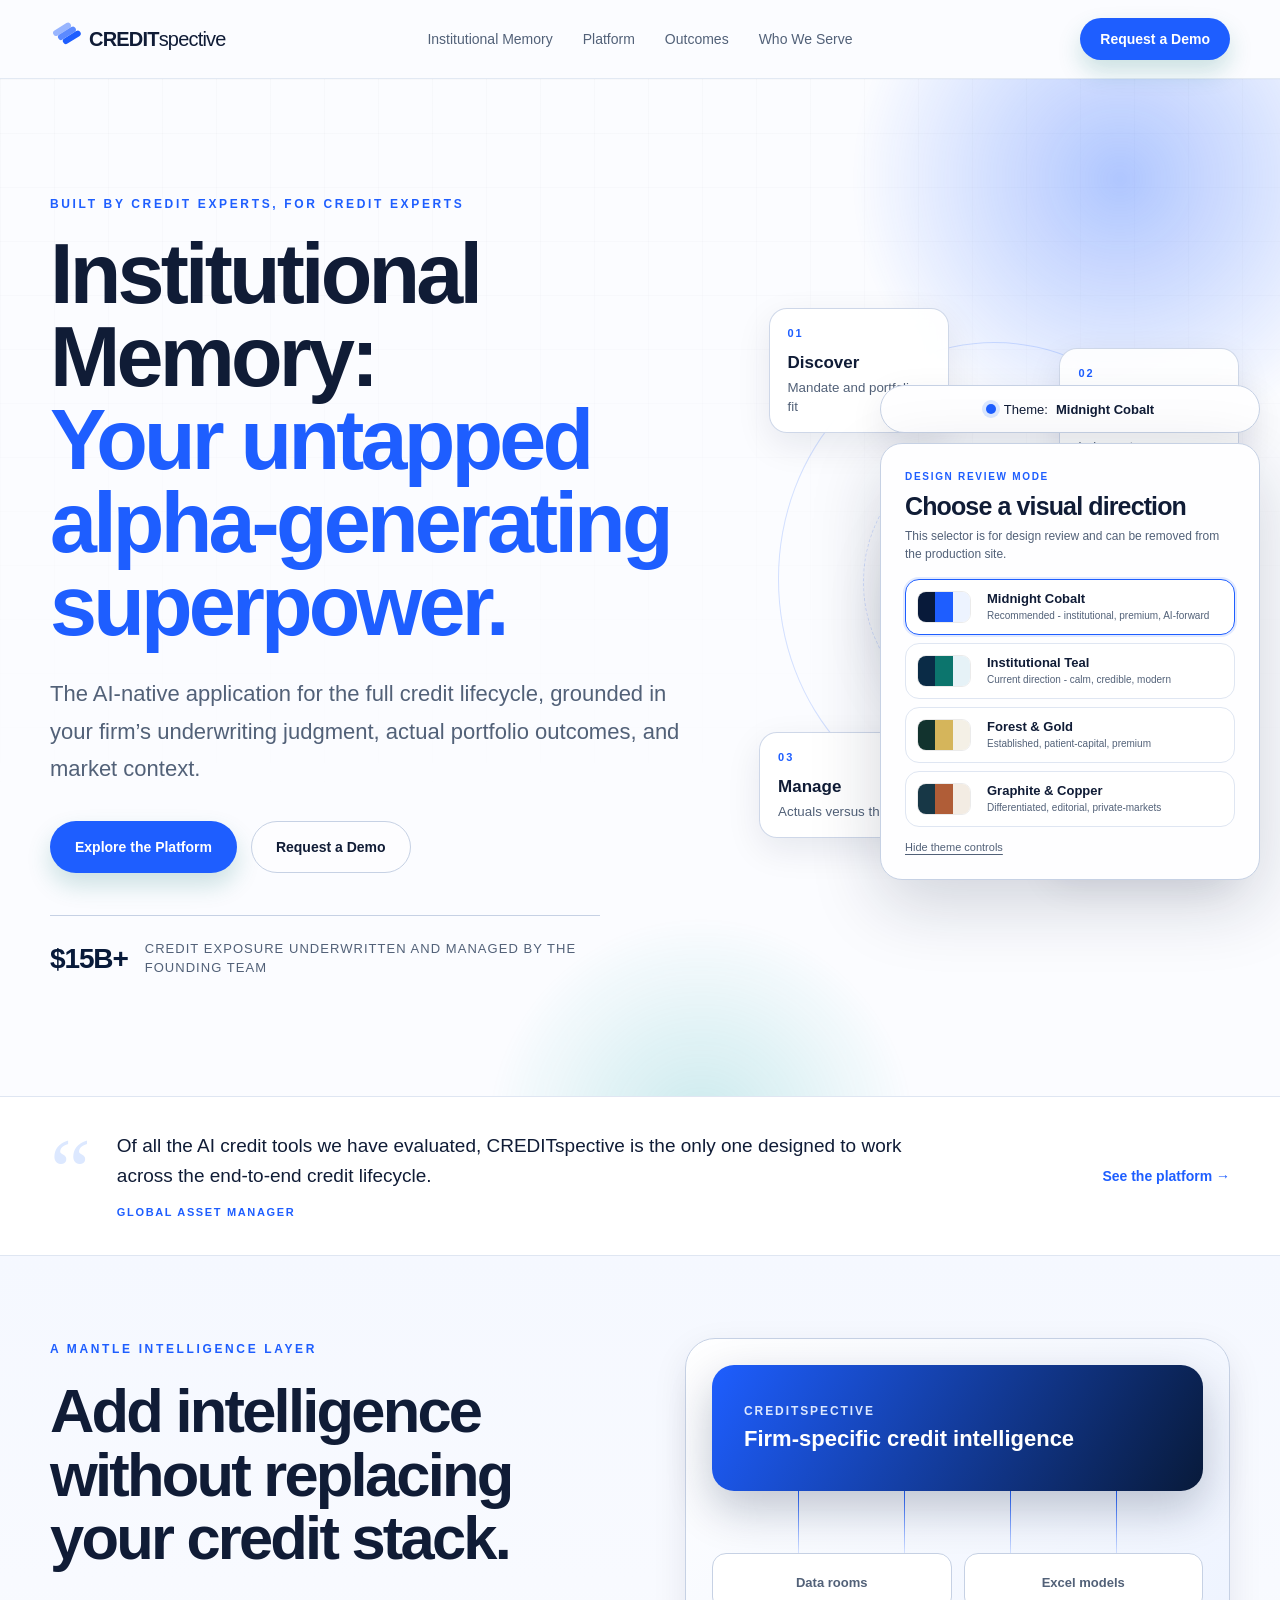
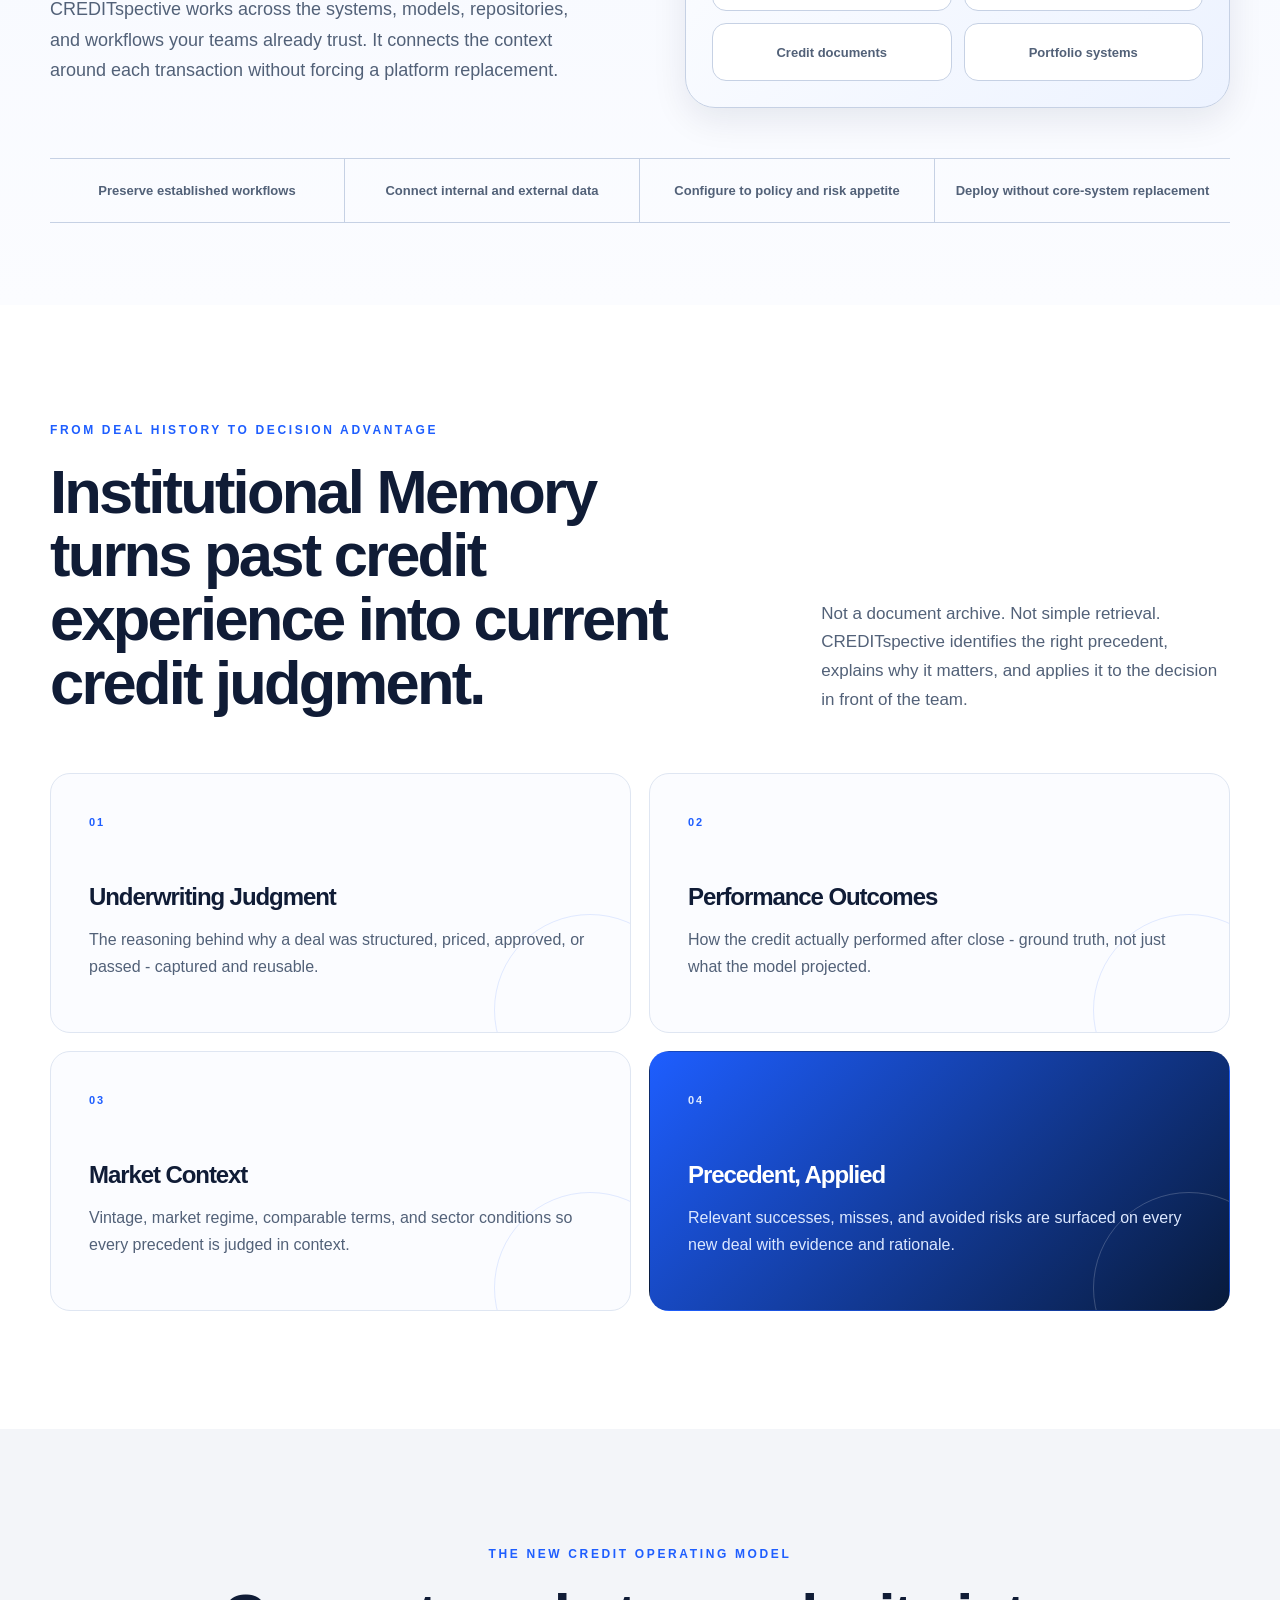
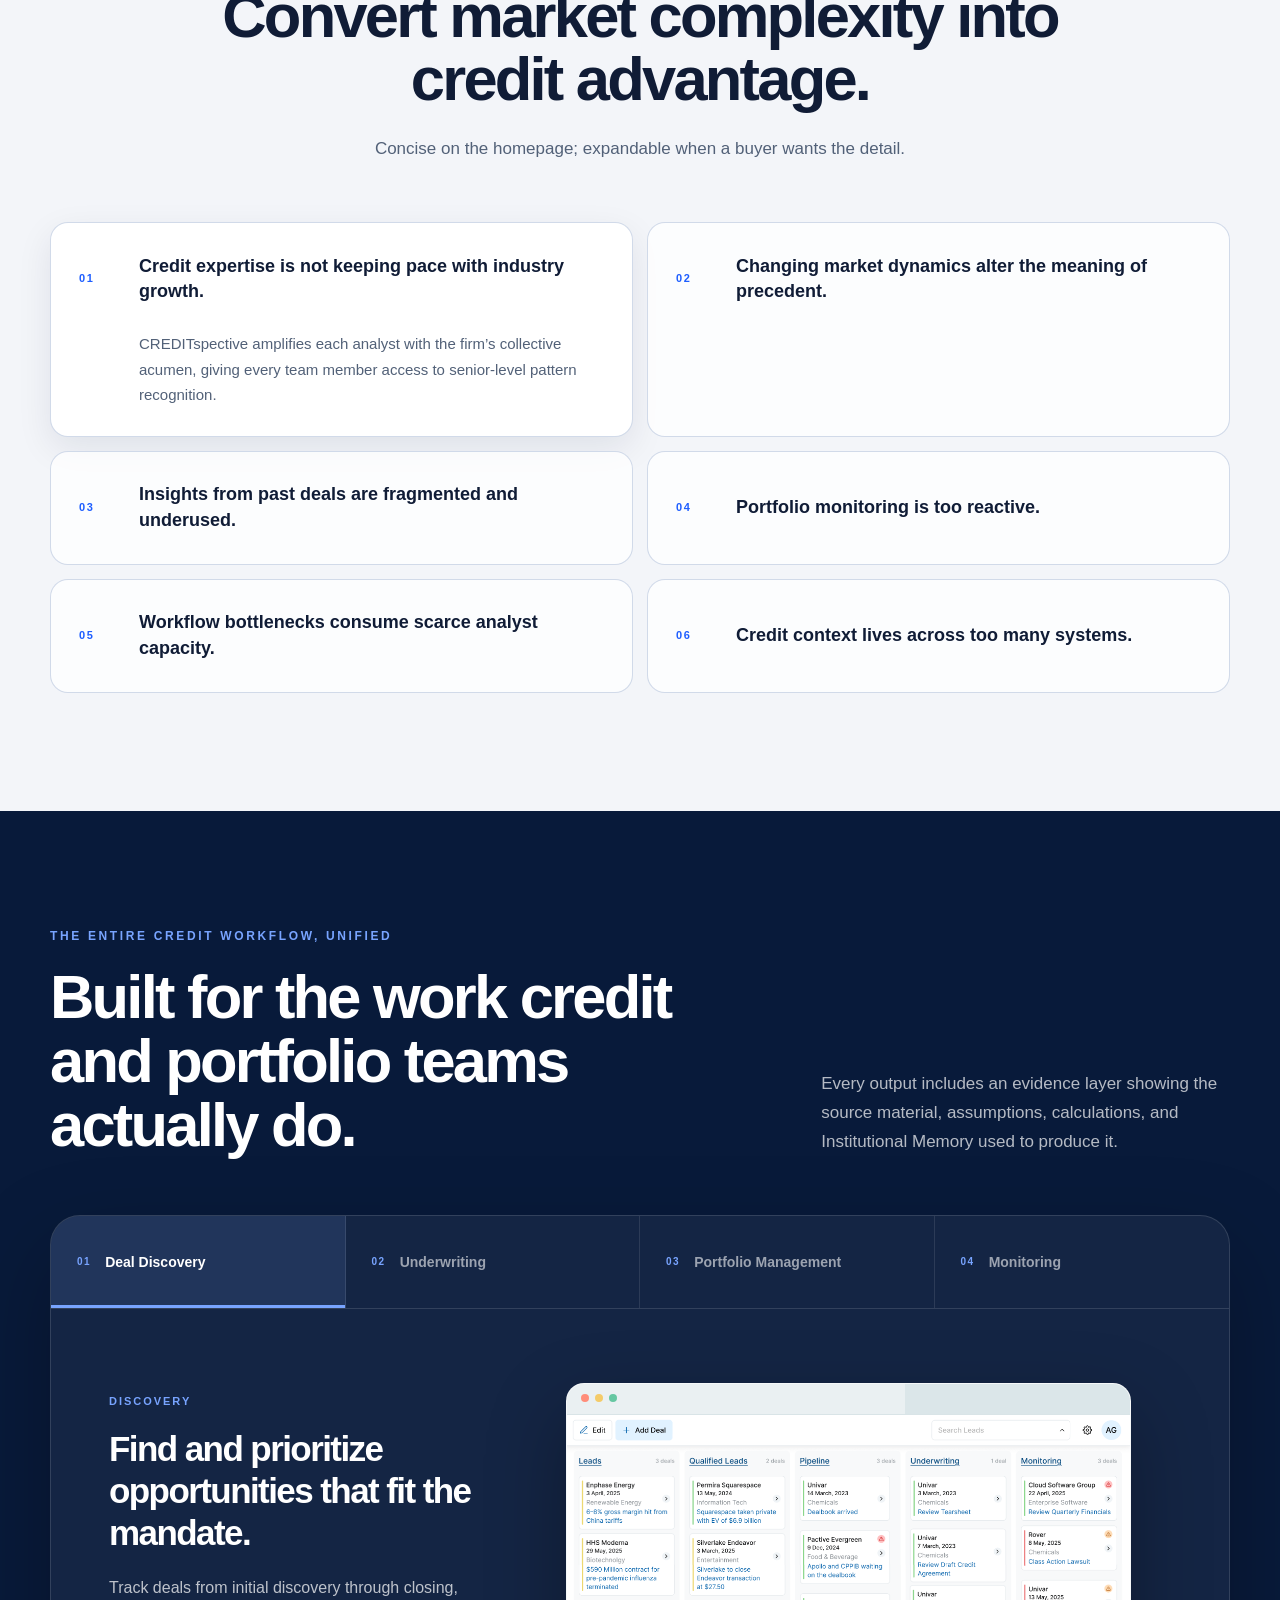
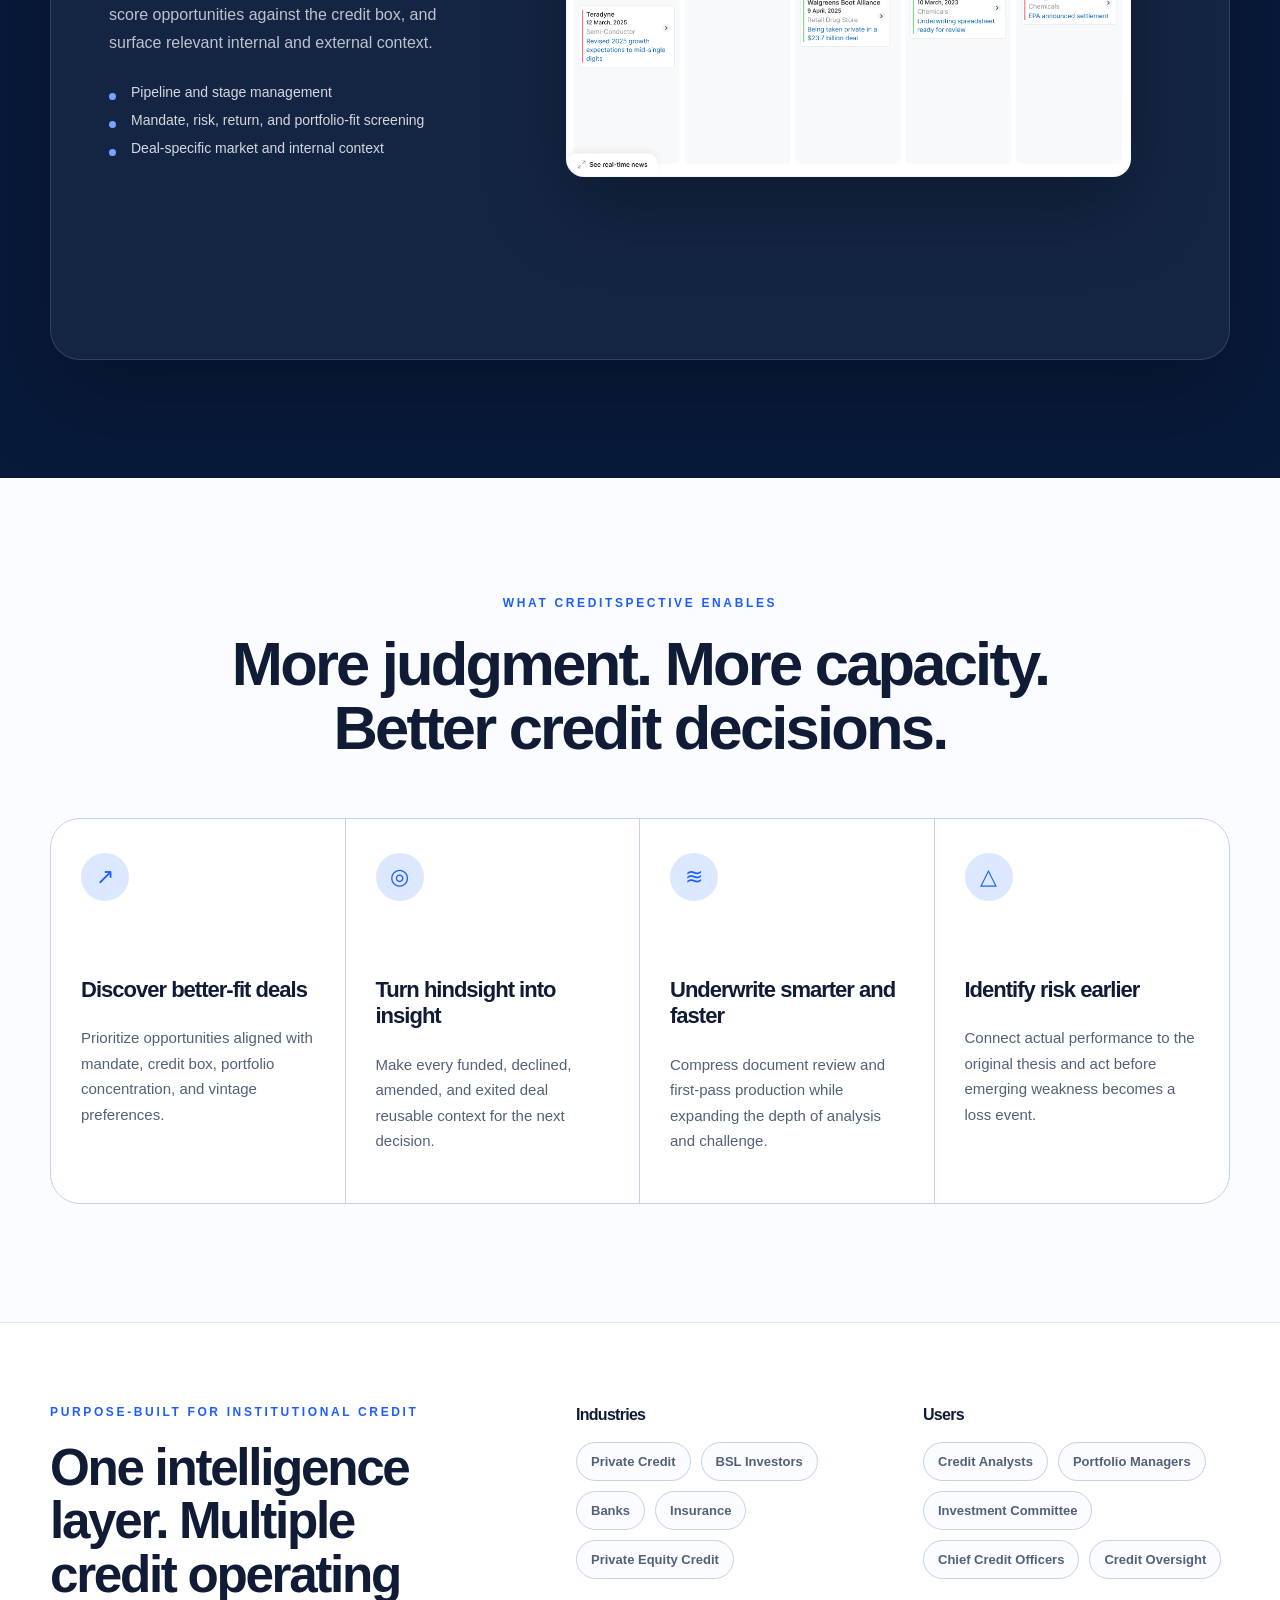
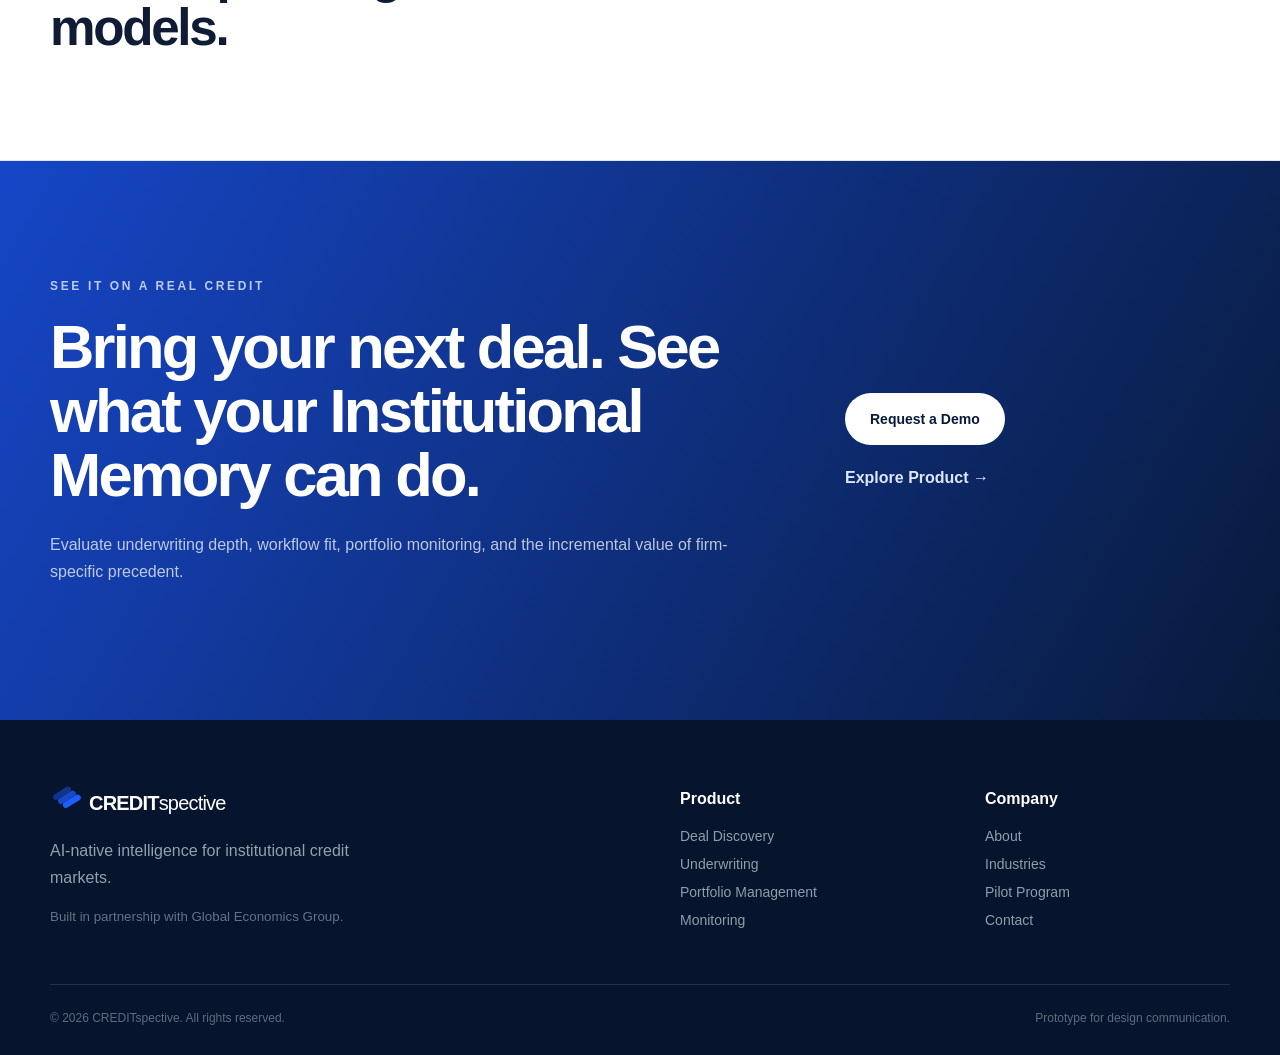
<file: template/creditspective_theme_selector/index.html>
<!doctype html>
<html lang="en" data-theme="cobalt">
<head>
  <meta charset="utf-8" />
  <meta name="viewport" content="width=device-width, initial-scale=1" />
  <meta name="description" content="CREDITspective is the AI-native intelligence layer for the full credit lifecycle, grounded in Institutional Memory." />
  <title>CREDITspective | Institutional Memory for the Full Credit Lifecycle</title>
  <script>try{document.documentElement.dataset.theme=localStorage.getItem("cs-theme")||"cobalt"}catch(e){}</script>
  <link rel="stylesheet" href="styles.css" />
</head>
<body>

  <aside class="theme-lab is-open" aria-label="Color theme preview">
    <button class="theme-lab-toggle" type="button" aria-expanded="true">
      <span class="theme-toggle-dot" aria-hidden="true"></span>
      Theme: <strong data-theme-name>Midnight Cobalt</strong>
    </button>
    <div class="theme-lab-panel">
      <p class="theme-lab-kicker">Design review mode</p>
      <h2>Choose a visual direction</h2>
      <p class="theme-lab-copy">This selector is for design review and can be removed from the production site.</p>
      <div class="theme-options" role="radiogroup" aria-label="Website color themes">
        <button class="theme-option" type="button" data-set-theme="cobalt" aria-pressed="true">
          <span class="theme-swatches" aria-hidden="true"><i></i><i></i><i></i></span>
          <span><b>Midnight Cobalt</b><small>Recommended - institutional, premium, AI-forward</small></span>
        </button>
        <button class="theme-option" type="button" data-set-theme="teal" aria-pressed="false">
          <span class="theme-swatches" aria-hidden="true"><i></i><i></i><i></i></span>
          <span><b>Institutional Teal</b><small>Current direction - calm, credible, modern</small></span>
        </button>
        <button class="theme-option" type="button" data-set-theme="forest" aria-pressed="false">
          <span class="theme-swatches" aria-hidden="true"><i></i><i></i><i></i></span>
          <span><b>Forest &amp; Gold</b><small>Established, patient-capital, premium</small></span>
        </button>
        <button class="theme-option" type="button" data-set-theme="copper" aria-pressed="false">
          <span class="theme-swatches" aria-hidden="true"><i></i><i></i><i></i></span>
          <span><b>Graphite &amp; Copper</b><small>Differentiated, editorial, private-markets</small></span>
        </button>
      </div>
      <button class="theme-lab-close" type="button">Hide theme controls</button>
    </div>
  </aside>
  <!-- DESIGNER NOTE: This is a narrative prototype, not production code. The structure, hierarchy, copy, and visual direction are intentional; links and testimonials remain placeholders. -->

  <header class="site-header">
    <div class="container header-inner">
      <a class="brand" href="#top" aria-label="CREDITspective home">
        <span class="brand-mark" aria-hidden="true">
          <span></span><span></span><span></span>
        </span>
        <span class="brand-word">CREDIT<span>spective</span></span>
      </a>

      <nav class="primary-nav" aria-label="Primary navigation">
        <a href="#memory">Institutional Memory</a>
        <a href="#platform">Platform</a>
        <a href="#outcomes">Outcomes</a>
        <a href="#who-we-serve">Who We Serve</a>
      </nav>

      <a class="button button-small button-primary" href="#demo">Request a Demo</a>
    </div>
  </header>

  <main id="top">
    <section class="hero section-pad">
      <div class="hero-glow hero-glow-one" aria-hidden="true"></div>
      <div class="hero-glow hero-glow-two" aria-hidden="true"></div>
      <div class="container hero-grid">
        <div class="hero-copy">
          <p class="eyebrow">Built by credit experts, for credit experts</p>
          <h1>Institutional Memory:<br /><span>Your untapped alpha-generating superpower.</span></h1>
          <p class="hero-lede">The AI-native application for the full credit lifecycle, grounded in your firm’s underwriting judgment, actual portfolio outcomes, and market context.</p>
          <div class="hero-actions">
            <a class="button button-primary" href="#platform">Explore the Platform</a>
            <a class="button button-secondary" href="#demo">Request a Demo</a>
          </div>
          <div class="hero-proof" aria-label="Founding team experience">
            <span class="proof-number">$15B+</span>
            <span class="proof-copy">credit exposure underwritten and managed by the founding team</span>
          </div>
        </div>

        <div class="hero-visual" aria-label="CREDITspective lifecycle visualization">
          <div class="orbit orbit-large"></div>
          <div class="orbit orbit-small"></div>
          <div class="lifecycle-card lifecycle-card-1">
            <span class="step-number">01</span>
            <strong>Discover</strong>
            <small>Mandate and portfolio fit</small>
          </div>
          <div class="lifecycle-card lifecycle-card-2">
            <span class="step-number">02</span>
            <strong>Underwrite</strong>
            <small>Evidence-backed judgment</small>
          </div>
          <div class="lifecycle-card lifecycle-card-3">
            <span class="step-number">03</span>
            <strong>Manage</strong>
            <small>Actuals versus thesis</small>
          </div>
          <div class="lifecycle-card lifecycle-card-4">
            <span class="step-number">04</span>
            <strong>Monitor</strong>
            <small>Early warning and action</small>
          </div>
          <div class="memory-core">
            <span class="core-ring"></span>
            <strong>Institutional<br />Memory</strong>
          </div>
        </div>
      </div>
    </section>

    <section class="proof-strip" aria-label="Customer proof">
      <div class="container proof-strip-grid">
        <p class="quote-mark" aria-hidden="true">“</p>
        <blockquote>
          Of all the AI credit tools we have evaluated, CREDITspective is the only one designed to work across the end-to-end credit lifecycle.
          <cite>Global Asset Manager</cite>
        </blockquote>
        <a href="#platform">See the platform <span aria-hidden="true">→</span></a>
      </div>
    </section>

    <section class="mantle section-pad-sm">
      <div class="container mantle-grid">
        <div>
          <p class="eyebrow">A mantle intelligence layer</p>
          <h2>Add intelligence without replacing your credit stack.</h2>
          <p class="section-intro">CREDITspective works across the systems, models, repositories, and workflows your teams already trust. It connects the context around each transaction without forcing a platform replacement.</p>
        </div>
        <div class="mantle-stack" aria-label="Existing systems connected by CREDITspective">
          <div class="stack-layer stack-top"><span>CREDITspective</span><strong>Firm-specific credit intelligence</strong></div>
          <div class="stack-connector" aria-hidden="true"><i></i><i></i><i></i><i></i></div>
          <div class="stack-systems">
            <span>Data rooms</span>
            <span>Excel models</span>
            <span>Credit documents</span>
            <span>Portfolio systems</span>
          </div>
        </div>
      </div>
      <div class="container capability-ticker" aria-label="Integration benefits">
        <span>Preserve established workflows</span>
        <span>Connect internal and external data</span>
        <span>Configure to policy and risk appetite</span>
        <span>Deploy without core-system replacement</span>
      </div>
    </section>

    <section id="memory" class="memory section-pad">
      <div class="container">
        <div class="section-heading split-heading">
          <div>
            <p class="eyebrow">From deal history to decision advantage</p>
            <h2>Institutional Memory turns past credit experience into current credit judgment.</h2>
          </div>
          <p>Not a document archive. Not simple retrieval. CREDITspective identifies the right precedent, explains why it matters, and applies it to the decision in front of the team.</p>
        </div>

        <div class="memory-grid">
          <article class="memory-card">
            <span class="card-index">01</span>
            <h3>Underwriting Judgment</h3>
            <p>The reasoning behind why a deal was structured, priced, approved, or passed - captured and reusable.</p>
          </article>
          <article class="memory-card">
            <span class="card-index">02</span>
            <h3>Performance Outcomes</h3>
            <p>How the credit actually performed after close - ground truth, not just what the model projected.</p>
          </article>
          <article class="memory-card">
            <span class="card-index">03</span>
            <h3>Market Context</h3>
            <p>Vintage, market regime, comparable terms, and sector conditions so every precedent is judged in context.</p>
          </article>
          <article class="memory-card memory-card-accent">
            <span class="card-index">04</span>
            <h3>Precedent, Applied</h3>
            <p>Relevant successes, misses, and avoided risks are surfaced on every new deal with evidence and rationale.</p>
          </article>
        </div>
      </div>
    </section>

    <section class="challenges section-pad" aria-labelledby="challenges-title">
      <div class="container">
        <div class="section-heading centered-heading">
          <p class="eyebrow">The new credit operating model</p>
          <h2 id="challenges-title">Convert market complexity into credit advantage.</h2>
          <p>Concise on the homepage; expandable when a buyer wants the detail.</p>
        </div>

        <div class="challenge-grid">
          <details open>
            <summary><span>01</span>Credit expertise is not keeping pace with industry growth.</summary>
            <p>CREDITspective amplifies each analyst with the firm’s collective acumen, giving every team member access to senior-level pattern recognition.</p>
          </details>
          <details>
            <summary><span>02</span>Changing market dynamics alter the meaning of precedent.</summary>
            <p>Regime- and vintage-aware analysis combines current market context, comparable terms, and the conditions under which prior decisions were made.</p>
          </details>
          <details>
            <summary><span>03</span>Insights from past deals are fragmented and underused.</summary>
            <p>Institutional Memory organizes prior underwriting, actual performance, and outcomes into reusable context for the next decision.</p>
          </details>
          <details>
            <summary><span>04</span>Portfolio monitoring is too reactive.</summary>
            <p>Continuous variance, covenant, liquidity, and working-capital analysis highlights emerging risks before they become loss events.</p>
          </details>
          <details>
            <summary><span>05</span>Workflow bottlenecks consume scarce analyst capacity.</summary>
            <p>Parallel, agent-driven workflows automate extraction, first-pass analysis, evidence gathering, and drafting while preserving human judgment.</p>
          </details>
          <details>
            <summary><span>06</span>Credit context lives across too many systems.</summary>
            <p>A unified context layer organizes documents, data, models, discussions, and decisions around each transaction.</p>
          </details>
        </div>
      </div>
    </section>

    <section id="platform" class="platform section-pad">
      <div class="container">
        <div class="section-heading split-heading platform-heading">
          <div>
            <p class="eyebrow">The entire credit workflow, unified</p>
            <h2>Built for the work credit and portfolio teams actually do.</h2>
          </div>
          <p>Every output includes an evidence layer showing the source material, assumptions, calculations, and Institutional Memory used to produce it.</p>
        </div>

        <!-- CSS-only tab interaction. Keep the four product verticals as the core information architecture. -->
        <input class="platform-radio" type="radio" name="platform-tab" id="platform-discovery" checked />
        <input class="platform-radio" type="radio" name="platform-tab" id="platform-underwriting" />
        <input class="platform-radio" type="radio" name="platform-tab" id="platform-portfolio" />
        <input class="platform-radio" type="radio" name="platform-tab" id="platform-monitoring" />

        <div class="platform-shell">
          <div class="platform-tabs" role="tablist" aria-label="Platform capabilities">
            <label for="platform-discovery" role="tab"><span>01</span>Deal Discovery</label>
            <label for="platform-underwriting" role="tab"><span>02</span>Underwriting</label>
            <label for="platform-portfolio" role="tab"><span>03</span>Portfolio Management</label>
            <label for="platform-monitoring" role="tab"><span>04</span>Monitoring</label>
          </div>

          <div class="platform-panels">
            <article class="platform-panel panel-discovery">
              <div class="platform-copy">
                <p class="mini-label">Discovery</p>
                <h3>Find and prioritize opportunities that fit the mandate.</h3>
                <p>Track deals from initial discovery through closing, score opportunities against the credit box, and surface relevant internal and external context.</p>
                <ul>
                  <li>Pipeline and stage management</li>
                  <li>Mandate, risk, return, and portfolio-fit screening</li>
                  <li>Deal-specific market and internal context</li>
                </ul>
              </div>
              <figure class="product-frame landscape-frame">
                <img src="assets/deal-discovery.png" alt="CREDITspective deal discovery and pipeline interface" />
              </figure>
            </article>

            <article class="platform-panel panel-underwriting">
              <div class="platform-copy">
                <p class="mini-label">Underwriting</p>
                <h3>Start with a point of view, not a blank page.</h3>
                <p>Auto-spread financials, identify deal-specific areas of focus, review base and downside assumptions, and draft analysis grounded in policy and precedent.</p>
                <ul>
                  <li>AI-generated base-case areas of focus</li>
                  <li>Financial, structural, and sensitivity analysis</li>
                  <li>Source-linked evidence and analyst review</li>
                </ul>
              </div>
              <figure class="product-frame square-frame">
                <img src="assets/underwriting-hotsheet.png" alt="CREDITspective underwriting hotsheet interface" />
              </figure>
            </article>

            <article class="platform-panel panel-portfolio">
              <div class="platform-copy">
                <p class="mini-label">Portfolio Management</p>
                <h3>Keep the original thesis connected to every ownership decision.</h3>
                <p>Bring underwriting, current financials, portfolio context, and credit actions into one decision workspace for reviews, amendments, waivers, and exits.</p>
                <ul>
                  <li>Portfolio and industry comparisons</li>
                  <li>Risk-rating, amendment, and waiver support</li>
                  <li>Consistent review packages and committee evidence</li>
                </ul>
              </div>
              <figure class="product-frame portrait-frame">
                <img src="assets/portfolio-tearsheet.png" alt="CREDITspective portfolio tearsheet interface" />
              </figure>
            </article>

            <article class="platform-panel panel-monitoring">
              <div class="platform-copy">
                <p class="mini-label">Monitoring</p>
                <h3>Measure actual performance against the underwriting thesis.</h3>
                <p>Continuously compare borrower actuals with the base case, downside case, and credit agreement, then direct attention to the variances that matter.</p>
                <ul>
                  <li>Variance and covenant analysis</li>
                  <li>Working-capital, liquidity, and early-warning signals</li>
                  <li>Evidence-backed alerts and recommended actions</li>
                </ul>
              </div>
              <figure class="product-frame landscape-frame">
                <img src="assets/monitoring-workspace.png" alt="CREDITspective monitoring and analyst interaction workspace" />
              </figure>
            </article>
          </div>
        </div>
      </div>
    </section>

    <section id="outcomes" class="outcomes section-pad">
      <div class="container">
        <div class="section-heading centered-heading">
          <p class="eyebrow">What CREDITspective enables</p>
          <h2>More judgment. More capacity. Better credit decisions.</h2>
        </div>

        <div class="outcome-grid">
          <article>
            <span class="outcome-icon" aria-hidden="true">↗</span>
            <h3>Discover better-fit deals</h3>
            <p>Prioritize opportunities aligned with mandate, credit box, portfolio concentration, and vintage preferences.</p>
          </article>
          <article>
            <span class="outcome-icon" aria-hidden="true">◎</span>
            <h3>Turn hindsight into insight</h3>
            <p>Make every funded, declined, amended, and exited deal reusable context for the next decision.</p>
          </article>
          <article>
            <span class="outcome-icon" aria-hidden="true">≋</span>
            <h3>Underwrite smarter and faster</h3>
            <p>Compress document review and first-pass production while expanding the depth of analysis and challenge.</p>
          </article>
          <article>
            <span class="outcome-icon" aria-hidden="true">△</span>
            <h3>Identify risk earlier</h3>
            <p>Connect actual performance to the original thesis and act before emerging weakness becomes a loss event.</p>
          </article>
        </div>
      </div>
    </section>

    <section id="who-we-serve" class="who section-pad-sm">
      <div class="container who-grid">
        <div>
          <p class="eyebrow">Purpose-built for institutional credit</p>
          <h2>One intelligence layer. Multiple credit operating models.</h2>
        </div>
        <div class="who-columns">
          <div>
            <h3>Industries</h3>
            <div class="tag-list">
              <span>Private Credit</span>
              <span>BSL Investors</span>
              <span>Banks</span>
              <span>Insurance</span>
              <span>Private Equity Credit</span>
            </div>
          </div>
          <div>
            <h3>Users</h3>
            <div class="tag-list">
              <span>Credit Analysts</span>
              <span>Portfolio Managers</span>
              <span>Investment Committee</span>
              <span>Chief Credit Officers</span>
              <span>Credit Oversight</span>
            </div>
          </div>
        </div>
      </div>
    </section>

    <section id="demo" class="cta section-pad">
      <div class="container cta-inner">
        <div>
          <p class="eyebrow eyebrow-light">See it on a real credit</p>
          <h2>Bring your next deal. See what your Institutional Memory can do.</h2>
          <p>Evaluate underwriting depth, workflow fit, portfolio monitoring, and the incremental value of firm-specific precedent.</p>
        </div>
        <div class="cta-actions">
          <a class="button button-light" href="mailto:demo@creditspective.com">Request a Demo</a>
          <a class="text-link" href="#platform">Explore Product <span aria-hidden="true">→</span></a>
        </div>
      </div>
    </section>
  </main>

  <footer class="site-footer">
    <div class="container footer-grid">
      <div>
        <a class="brand footer-brand" href="#top">
          <span class="brand-mark" aria-hidden="true"><span></span><span></span><span></span></span>
          <span class="brand-word">CREDIT<span>spective</span></span>
        </a>
        <p>AI-native intelligence for institutional credit markets.</p>
        <small>Built in partnership with Global Economics Group.</small>
      </div>
      <div class="footer-links">
        <div><strong>Product</strong><a href="#platform">Deal Discovery</a><a href="#platform">Underwriting</a><a href="#platform">Portfolio Management</a><a href="#platform">Monitoring</a></div>
        <div><strong>Company</strong><a href="#memory">About</a><a href="#who-we-serve">Industries</a><a href="#demo">Pilot Program</a><a href="#demo">Contact</a></div>
      </div>
    </div>
    <div class="container footer-bottom">
      <span>© 2026 CREDITspective. All rights reserved.</span>
      <span>Prototype for design communication.</span>
    </div>
  </footer>

  <script>
    (() => {
      const root = document.documentElement;
      const lab = document.querySelector('.theme-lab');
      const toggle = document.querySelector('.theme-lab-toggle');
      const close = document.querySelector('.theme-lab-close');
      const name = document.querySelector('[data-theme-name]');
      const options = [...document.querySelectorAll('[data-set-theme]')];
      const names = {
        cobalt: 'Midnight Cobalt',
        teal: 'Institutional Teal',
        forest: 'Forest & Gold',
        copper: 'Graphite & Copper'
      };

      function applyTheme(theme) {
        if (!names[theme]) theme = 'cobalt';
        root.dataset.theme = theme;
        name.textContent = names[theme];
        options.forEach(option => option.setAttribute('aria-pressed', String(option.dataset.setTheme === theme)));
        try { localStorage.setItem('cs-theme', theme); } catch (e) {}
      }

      options.forEach(option => option.addEventListener('click', () => applyTheme(option.dataset.setTheme)));
      toggle.addEventListener('click', () => {
        const open = lab.classList.toggle('is-open');
        toggle.setAttribute('aria-expanded', String(open));
      });
      close.addEventListener('click', () => {
        lab.classList.remove('is-open');
        toggle.setAttribute('aria-expanded', 'false');
      });
      applyTheme(root.dataset.theme || 'cobalt');
    })();
  </script>
</body>
</html>
</file>
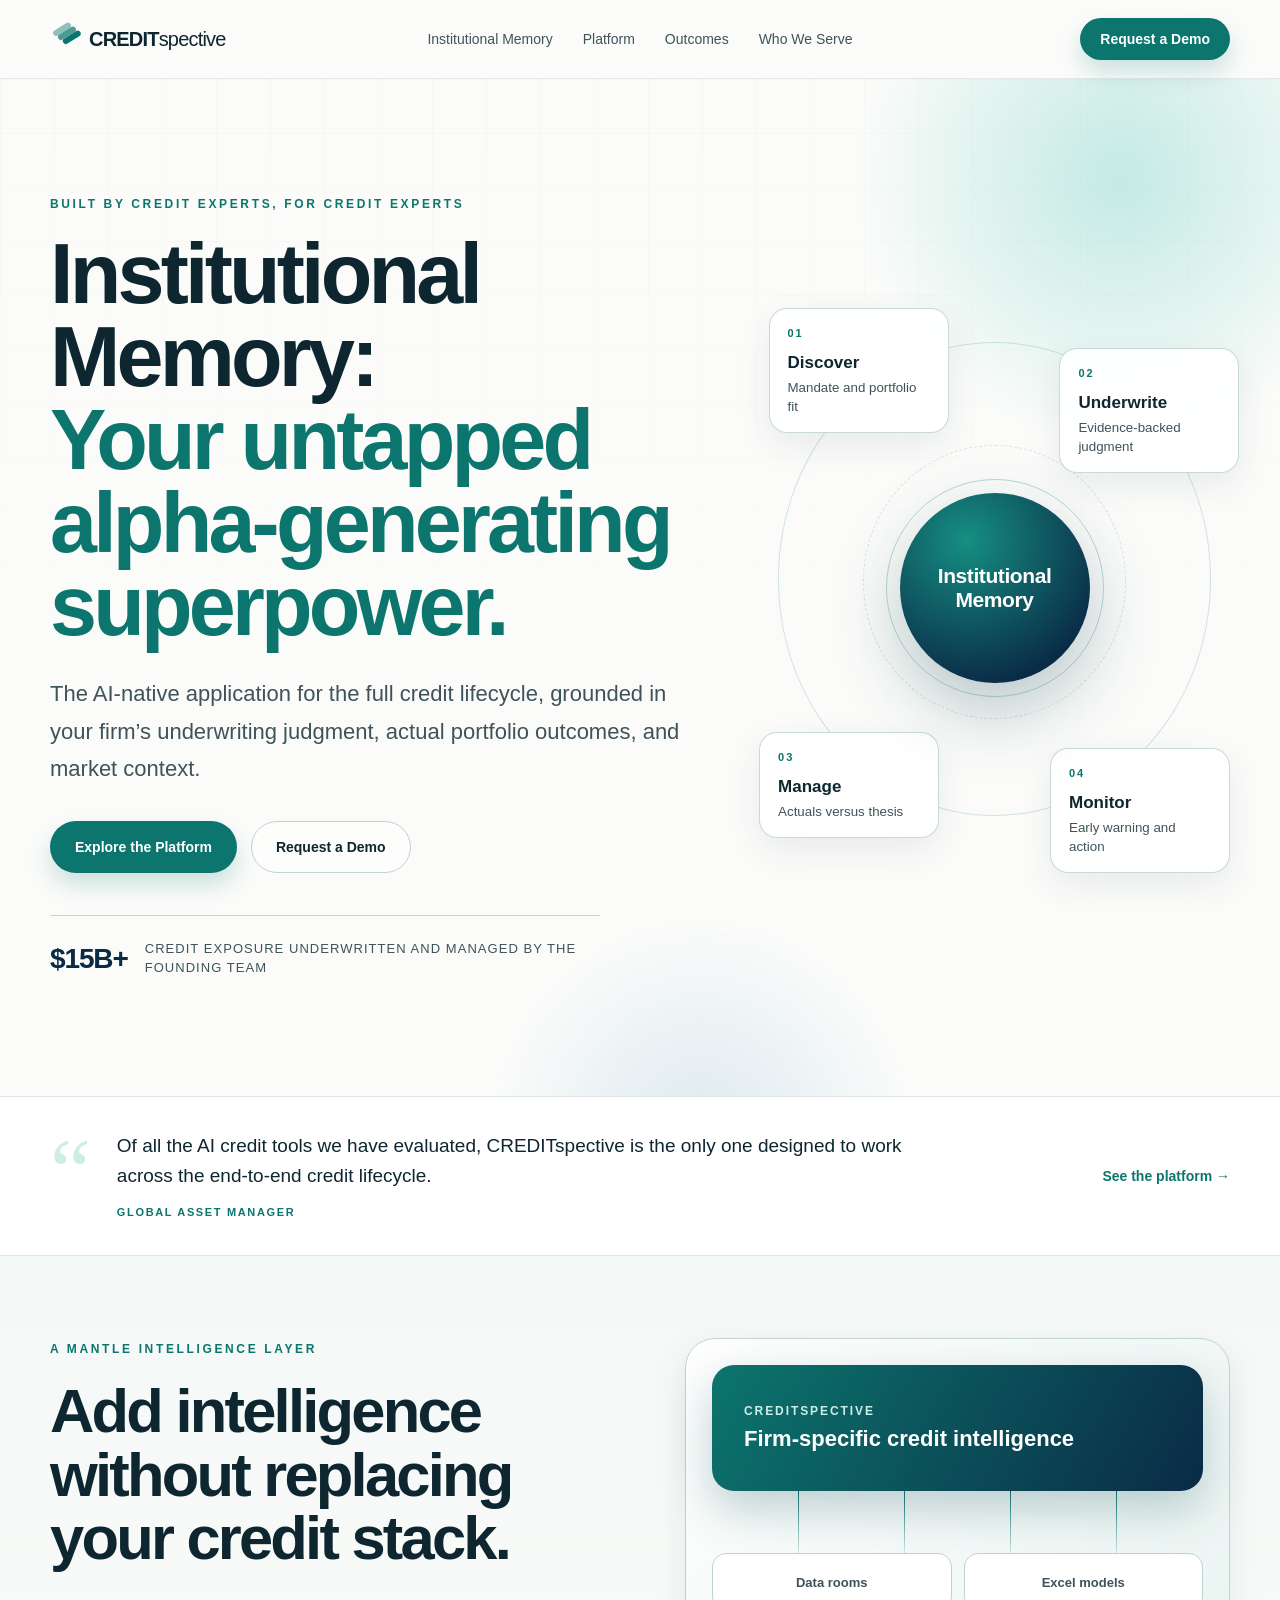
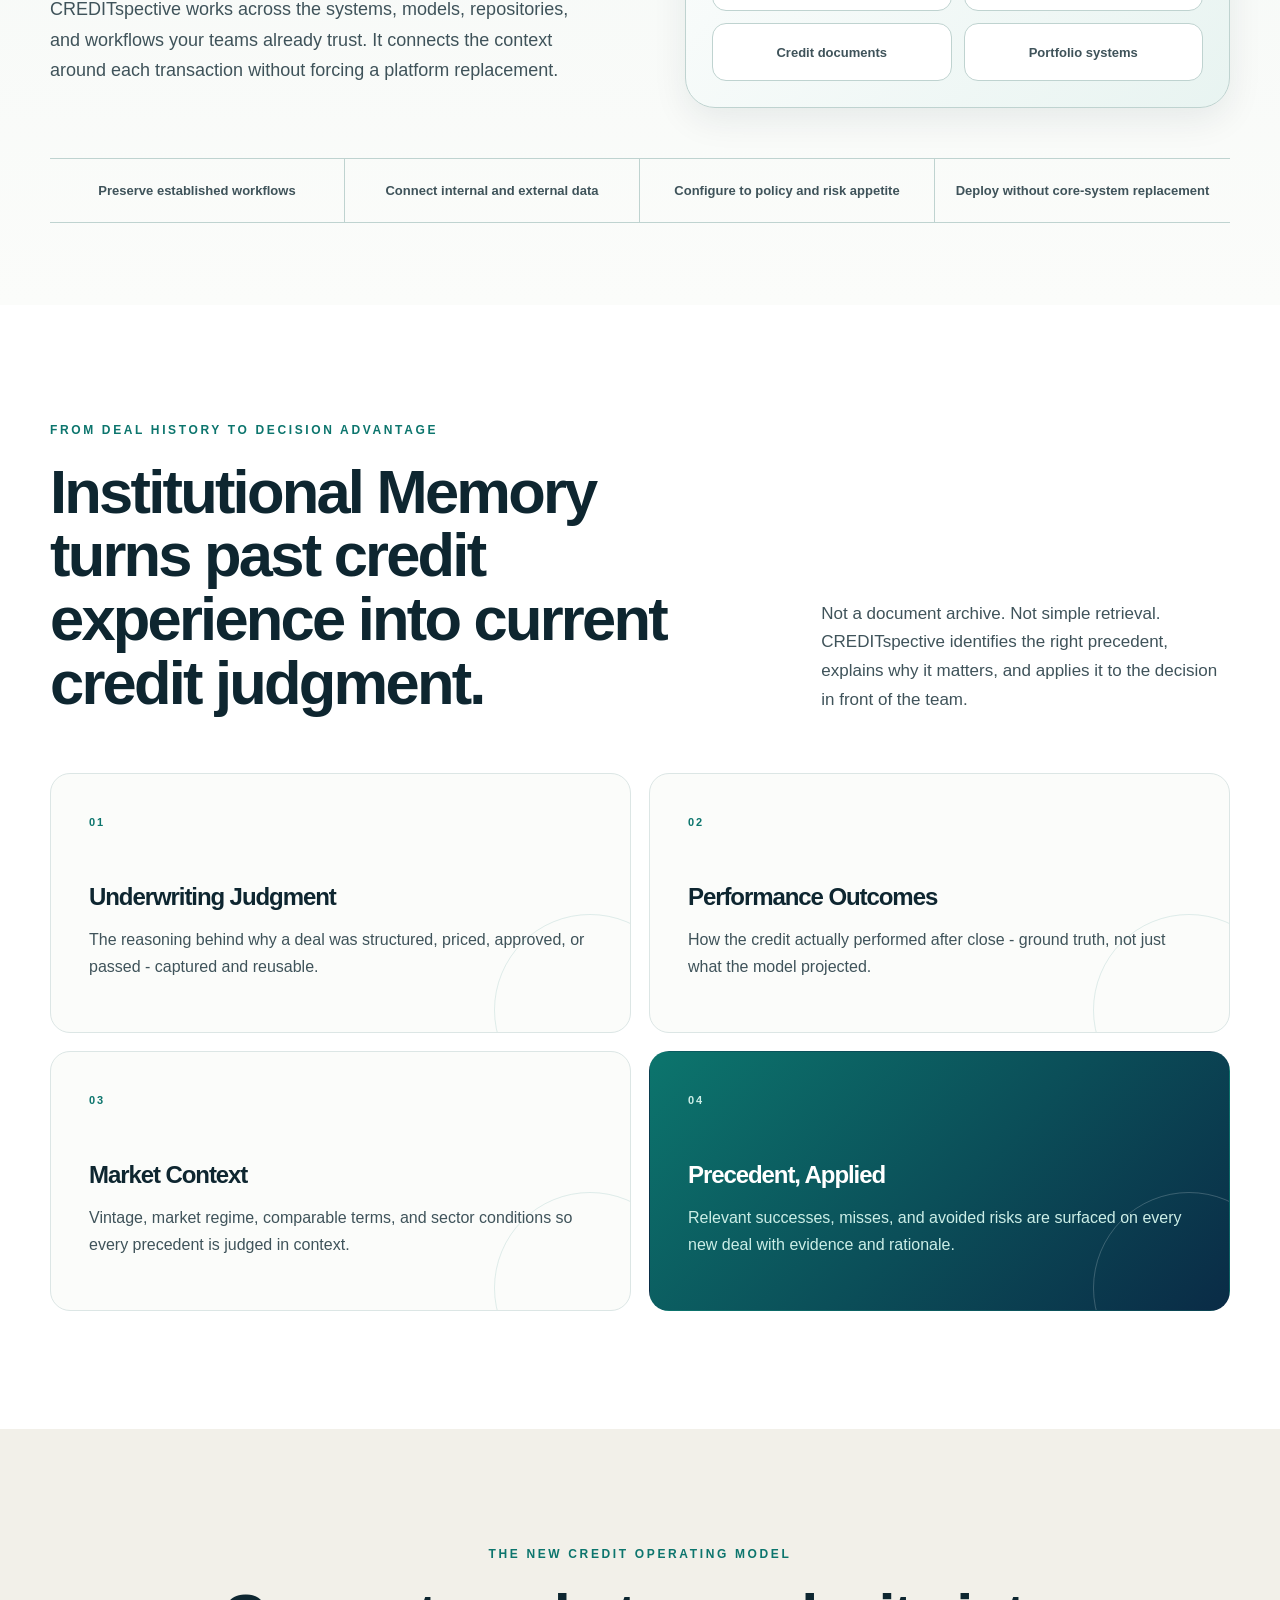
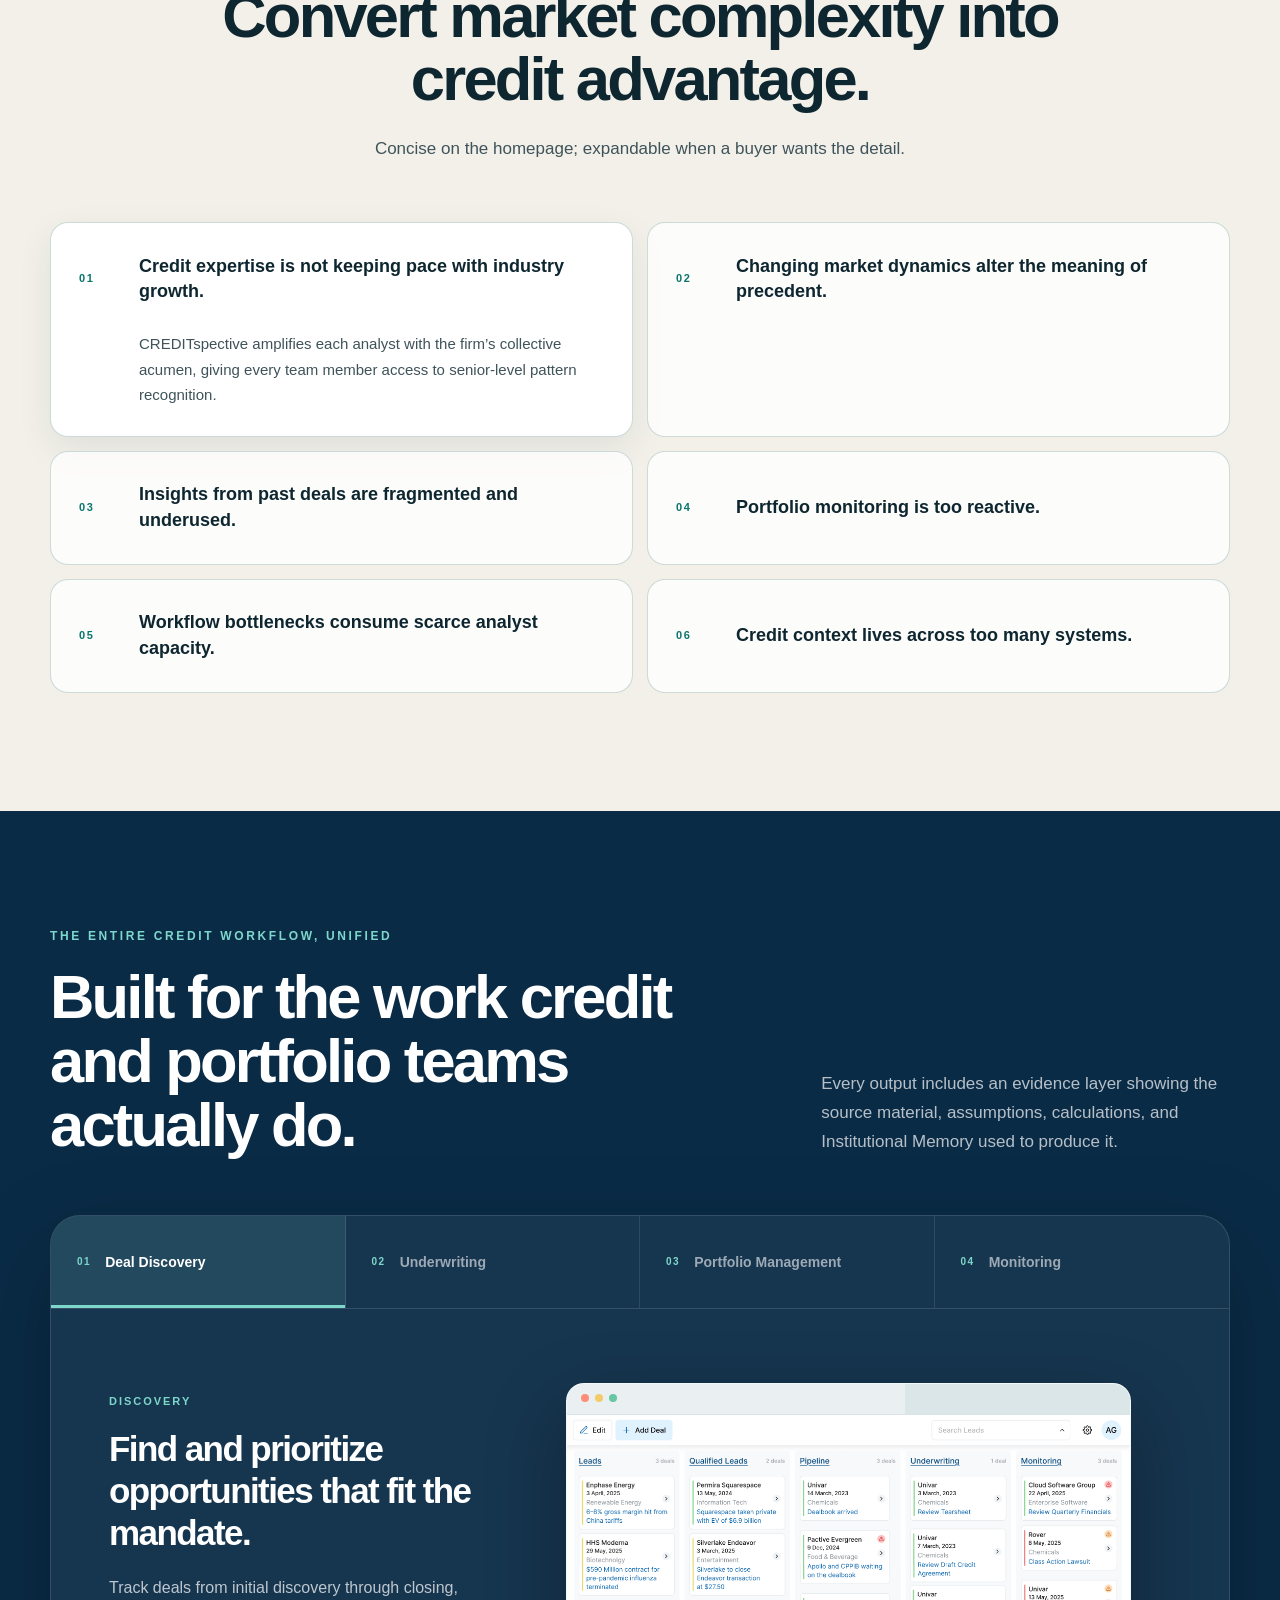
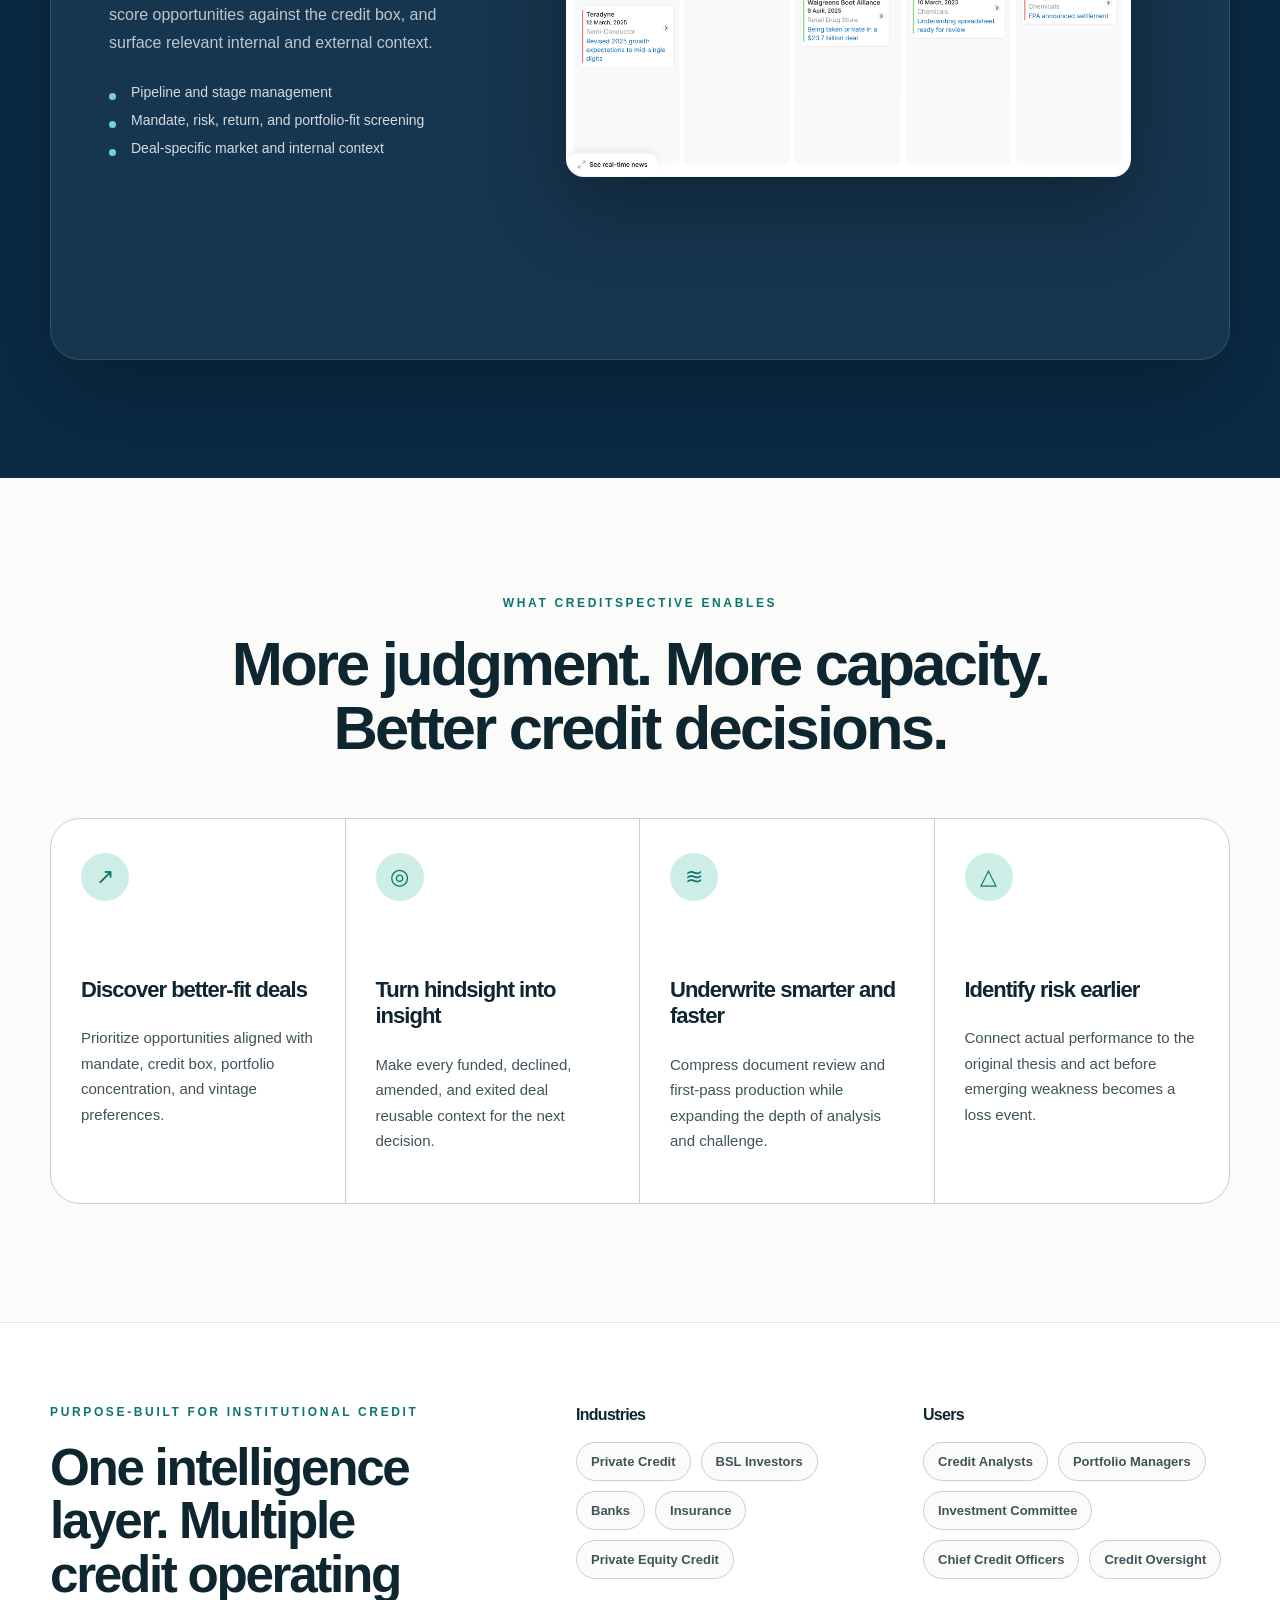
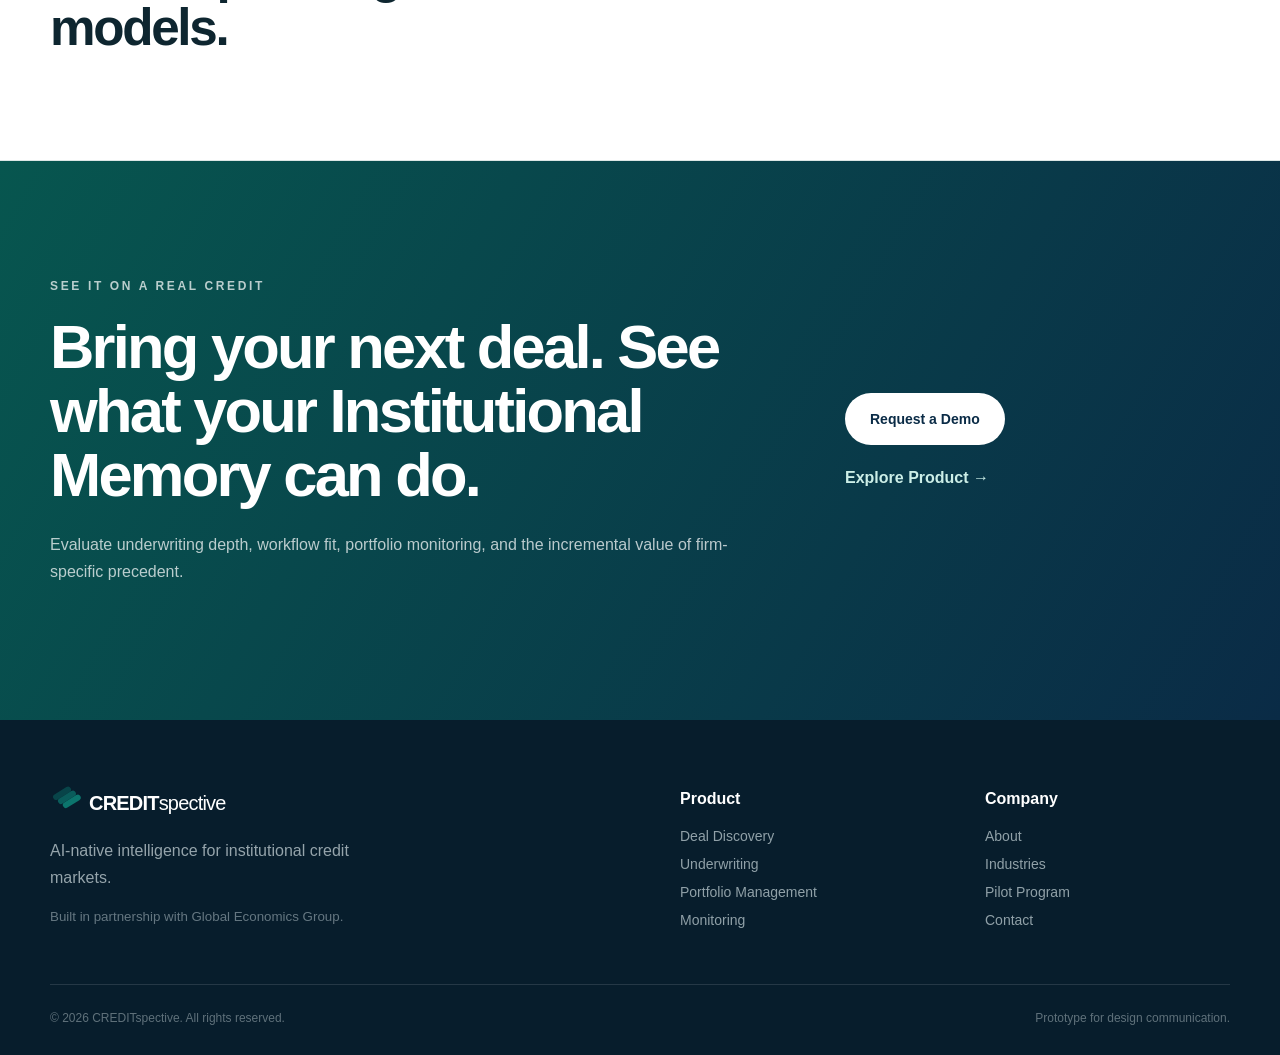
<file: template/creditspective_website_prototype/index.html>
<!doctype html>
<html lang="en">
<head>
  <meta charset="utf-8" />
  <meta name="viewport" content="width=device-width, initial-scale=1" />
  <meta name="description" content="CREDITspective is the AI-native intelligence layer for the full credit lifecycle, grounded in Institutional Memory." />
  <title>CREDITspective | Institutional Memory for the Full Credit Lifecycle</title>
  <link rel="stylesheet" href="styles.css" />
</head>
<body>
  <!-- DESIGNER NOTE: This is a narrative prototype, not production code. The structure, hierarchy, copy, and visual direction are intentional; links and testimonials remain placeholders. -->

  <header class="site-header">
    <div class="container header-inner">
      <a class="brand" href="#top" aria-label="CREDITspective home">
        <span class="brand-mark" aria-hidden="true">
          <span></span><span></span><span></span>
        </span>
        <span class="brand-word">CREDIT<span>spective</span></span>
      </a>

      <nav class="primary-nav" aria-label="Primary navigation">
        <a href="#memory">Institutional Memory</a>
        <a href="#platform">Platform</a>
        <a href="#outcomes">Outcomes</a>
        <a href="#who-we-serve">Who We Serve</a>
      </nav>

      <a class="button button-small button-primary" href="#demo">Request a Demo</a>
    </div>
  </header>

  <main id="top">
    <section class="hero section-pad">
      <div class="hero-glow hero-glow-one" aria-hidden="true"></div>
      <div class="hero-glow hero-glow-two" aria-hidden="true"></div>
      <div class="container hero-grid">
        <div class="hero-copy">
          <p class="eyebrow">Built by credit experts, for credit experts</p>
          <h1>Institutional Memory:<br /><span>Your untapped alpha-generating superpower.</span></h1>
          <p class="hero-lede">The AI-native application for the full credit lifecycle, grounded in your firm’s underwriting judgment, actual portfolio outcomes, and market context.</p>
          <div class="hero-actions">
            <a class="button button-primary" href="#platform">Explore the Platform</a>
            <a class="button button-secondary" href="#demo">Request a Demo</a>
          </div>
          <div class="hero-proof" aria-label="Founding team experience">
            <span class="proof-number">$15B+</span>
            <span class="proof-copy">credit exposure underwritten and managed by the founding team</span>
          </div>
        </div>

        <div class="hero-visual" aria-label="CREDITspective lifecycle visualization">
          <div class="orbit orbit-large"></div>
          <div class="orbit orbit-small"></div>
          <div class="lifecycle-card lifecycle-card-1">
            <span class="step-number">01</span>
            <strong>Discover</strong>
            <small>Mandate and portfolio fit</small>
          </div>
          <div class="lifecycle-card lifecycle-card-2">
            <span class="step-number">02</span>
            <strong>Underwrite</strong>
            <small>Evidence-backed judgment</small>
          </div>
          <div class="lifecycle-card lifecycle-card-3">
            <span class="step-number">03</span>
            <strong>Manage</strong>
            <small>Actuals versus thesis</small>
          </div>
          <div class="lifecycle-card lifecycle-card-4">
            <span class="step-number">04</span>
            <strong>Monitor</strong>
            <small>Early warning and action</small>
          </div>
          <div class="memory-core">
            <span class="core-ring"></span>
            <strong>Institutional<br />Memory</strong>
          </div>
        </div>
      </div>
    </section>

    <section class="proof-strip" aria-label="Customer proof">
      <div class="container proof-strip-grid">
        <p class="quote-mark" aria-hidden="true">“</p>
        <blockquote>
          Of all the AI credit tools we have evaluated, CREDITspective is the only one designed to work across the end-to-end credit lifecycle.
          <cite>Global Asset Manager</cite>
        </blockquote>
        <a href="#platform">See the platform <span aria-hidden="true">→</span></a>
      </div>
    </section>

    <section class="mantle section-pad-sm">
      <div class="container mantle-grid">
        <div>
          <p class="eyebrow">A mantle intelligence layer</p>
          <h2>Add intelligence without replacing your credit stack.</h2>
          <p class="section-intro">CREDITspective works across the systems, models, repositories, and workflows your teams already trust. It connects the context around each transaction without forcing a platform replacement.</p>
        </div>
        <div class="mantle-stack" aria-label="Existing systems connected by CREDITspective">
          <div class="stack-layer stack-top"><span>CREDITspective</span><strong>Firm-specific credit intelligence</strong></div>
          <div class="stack-connector" aria-hidden="true"><i></i><i></i><i></i><i></i></div>
          <div class="stack-systems">
            <span>Data rooms</span>
            <span>Excel models</span>
            <span>Credit documents</span>
            <span>Portfolio systems</span>
          </div>
        </div>
      </div>
      <div class="container capability-ticker" aria-label="Integration benefits">
        <span>Preserve established workflows</span>
        <span>Connect internal and external data</span>
        <span>Configure to policy and risk appetite</span>
        <span>Deploy without core-system replacement</span>
      </div>
    </section>

    <section id="memory" class="memory section-pad">
      <div class="container">
        <div class="section-heading split-heading">
          <div>
            <p class="eyebrow">From deal history to decision advantage</p>
            <h2>Institutional Memory turns past credit experience into current credit judgment.</h2>
          </div>
          <p>Not a document archive. Not simple retrieval. CREDITspective identifies the right precedent, explains why it matters, and applies it to the decision in front of the team.</p>
        </div>

        <div class="memory-grid">
          <article class="memory-card">
            <span class="card-index">01</span>
            <h3>Underwriting Judgment</h3>
            <p>The reasoning behind why a deal was structured, priced, approved, or passed - captured and reusable.</p>
          </article>
          <article class="memory-card">
            <span class="card-index">02</span>
            <h3>Performance Outcomes</h3>
            <p>How the credit actually performed after close - ground truth, not just what the model projected.</p>
          </article>
          <article class="memory-card">
            <span class="card-index">03</span>
            <h3>Market Context</h3>
            <p>Vintage, market regime, comparable terms, and sector conditions so every precedent is judged in context.</p>
          </article>
          <article class="memory-card memory-card-accent">
            <span class="card-index">04</span>
            <h3>Precedent, Applied</h3>
            <p>Relevant successes, misses, and avoided risks are surfaced on every new deal with evidence and rationale.</p>
          </article>
        </div>
      </div>
    </section>

    <section class="challenges section-pad" aria-labelledby="challenges-title">
      <div class="container">
        <div class="section-heading centered-heading">
          <p class="eyebrow">The new credit operating model</p>
          <h2 id="challenges-title">Convert market complexity into credit advantage.</h2>
          <p>Concise on the homepage; expandable when a buyer wants the detail.</p>
        </div>

        <div class="challenge-grid">
          <details open>
            <summary><span>01</span>Credit expertise is not keeping pace with industry growth.</summary>
            <p>CREDITspective amplifies each analyst with the firm’s collective acumen, giving every team member access to senior-level pattern recognition.</p>
          </details>
          <details>
            <summary><span>02</span>Changing market dynamics alter the meaning of precedent.</summary>
            <p>Regime- and vintage-aware analysis combines current market context, comparable terms, and the conditions under which prior decisions were made.</p>
          </details>
          <details>
            <summary><span>03</span>Insights from past deals are fragmented and underused.</summary>
            <p>Institutional Memory organizes prior underwriting, actual performance, and outcomes into reusable context for the next decision.</p>
          </details>
          <details>
            <summary><span>04</span>Portfolio monitoring is too reactive.</summary>
            <p>Continuous variance, covenant, liquidity, and working-capital analysis highlights emerging risks before they become loss events.</p>
          </details>
          <details>
            <summary><span>05</span>Workflow bottlenecks consume scarce analyst capacity.</summary>
            <p>Parallel, agent-driven workflows automate extraction, first-pass analysis, evidence gathering, and drafting while preserving human judgment.</p>
          </details>
          <details>
            <summary><span>06</span>Credit context lives across too many systems.</summary>
            <p>A unified context layer organizes documents, data, models, discussions, and decisions around each transaction.</p>
          </details>
        </div>
      </div>
    </section>

    <section id="platform" class="platform section-pad">
      <div class="container">
        <div class="section-heading split-heading platform-heading">
          <div>
            <p class="eyebrow">The entire credit workflow, unified</p>
            <h2>Built for the work credit and portfolio teams actually do.</h2>
          </div>
          <p>Every output includes an evidence layer showing the source material, assumptions, calculations, and Institutional Memory used to produce it.</p>
        </div>

        <!-- CSS-only tab interaction. Keep the four product verticals as the core information architecture. -->
        <input class="platform-radio" type="radio" name="platform-tab" id="platform-discovery" checked />
        <input class="platform-radio" type="radio" name="platform-tab" id="platform-underwriting" />
        <input class="platform-radio" type="radio" name="platform-tab" id="platform-portfolio" />
        <input class="platform-radio" type="radio" name="platform-tab" id="platform-monitoring" />

        <div class="platform-shell">
          <div class="platform-tabs" role="tablist" aria-label="Platform capabilities">
            <label for="platform-discovery" role="tab"><span>01</span>Deal Discovery</label>
            <label for="platform-underwriting" role="tab"><span>02</span>Underwriting</label>
            <label for="platform-portfolio" role="tab"><span>03</span>Portfolio Management</label>
            <label for="platform-monitoring" role="tab"><span>04</span>Monitoring</label>
          </div>

          <div class="platform-panels">
            <article class="platform-panel panel-discovery">
              <div class="platform-copy">
                <p class="mini-label">Discovery</p>
                <h3>Find and prioritize opportunities that fit the mandate.</h3>
                <p>Track deals from initial discovery through closing, score opportunities against the credit box, and surface relevant internal and external context.</p>
                <ul>
                  <li>Pipeline and stage management</li>
                  <li>Mandate, risk, return, and portfolio-fit screening</li>
                  <li>Deal-specific market and internal context</li>
                </ul>
              </div>
              <figure class="product-frame landscape-frame">
                <img src="assets/deal-discovery.png" alt="CREDITspective deal discovery and pipeline interface" />
              </figure>
            </article>

            <article class="platform-panel panel-underwriting">
              <div class="platform-copy">
                <p class="mini-label">Underwriting</p>
                <h3>Start with a point of view, not a blank page.</h3>
                <p>Auto-spread financials, identify deal-specific areas of focus, review base and downside assumptions, and draft analysis grounded in policy and precedent.</p>
                <ul>
                  <li>AI-generated base-case areas of focus</li>
                  <li>Financial, structural, and sensitivity analysis</li>
                  <li>Source-linked evidence and analyst review</li>
                </ul>
              </div>
              <figure class="product-frame square-frame">
                <img src="assets/underwriting-hotsheet.png" alt="CREDITspective underwriting hotsheet interface" />
              </figure>
            </article>

            <article class="platform-panel panel-portfolio">
              <div class="platform-copy">
                <p class="mini-label">Portfolio Management</p>
                <h3>Keep the original thesis connected to every ownership decision.</h3>
                <p>Bring underwriting, current financials, portfolio context, and credit actions into one decision workspace for reviews, amendments, waivers, and exits.</p>
                <ul>
                  <li>Portfolio and industry comparisons</li>
                  <li>Risk-rating, amendment, and waiver support</li>
                  <li>Consistent review packages and committee evidence</li>
                </ul>
              </div>
              <figure class="product-frame portrait-frame">
                <img src="assets/portfolio-tearsheet.png" alt="CREDITspective portfolio tearsheet interface" />
              </figure>
            </article>

            <article class="platform-panel panel-monitoring">
              <div class="platform-copy">
                <p class="mini-label">Monitoring</p>
                <h3>Measure actual performance against the underwriting thesis.</h3>
                <p>Continuously compare borrower actuals with the base case, downside case, and credit agreement, then direct attention to the variances that matter.</p>
                <ul>
                  <li>Variance and covenant analysis</li>
                  <li>Working-capital, liquidity, and early-warning signals</li>
                  <li>Evidence-backed alerts and recommended actions</li>
                </ul>
              </div>
              <figure class="product-frame landscape-frame">
                <img src="assets/monitoring-workspace.png" alt="CREDITspective monitoring and analyst interaction workspace" />
              </figure>
            </article>
          </div>
        </div>
      </div>
    </section>

    <section id="outcomes" class="outcomes section-pad">
      <div class="container">
        <div class="section-heading centered-heading">
          <p class="eyebrow">What CREDITspective enables</p>
          <h2>More judgment. More capacity. Better credit decisions.</h2>
        </div>

        <div class="outcome-grid">
          <article>
            <span class="outcome-icon" aria-hidden="true">↗</span>
            <h3>Discover better-fit deals</h3>
            <p>Prioritize opportunities aligned with mandate, credit box, portfolio concentration, and vintage preferences.</p>
          </article>
          <article>
            <span class="outcome-icon" aria-hidden="true">◎</span>
            <h3>Turn hindsight into insight</h3>
            <p>Make every funded, declined, amended, and exited deal reusable context for the next decision.</p>
          </article>
          <article>
            <span class="outcome-icon" aria-hidden="true">≋</span>
            <h3>Underwrite smarter and faster</h3>
            <p>Compress document review and first-pass production while expanding the depth of analysis and challenge.</p>
          </article>
          <article>
            <span class="outcome-icon" aria-hidden="true">△</span>
            <h3>Identify risk earlier</h3>
            <p>Connect actual performance to the original thesis and act before emerging weakness becomes a loss event.</p>
          </article>
        </div>
      </div>
    </section>

    <section id="who-we-serve" class="who section-pad-sm">
      <div class="container who-grid">
        <div>
          <p class="eyebrow">Purpose-built for institutional credit</p>
          <h2>One intelligence layer. Multiple credit operating models.</h2>
        </div>
        <div class="who-columns">
          <div>
            <h3>Industries</h3>
            <div class="tag-list">
              <span>Private Credit</span>
              <span>BSL Investors</span>
              <span>Banks</span>
              <span>Insurance</span>
              <span>Private Equity Credit</span>
            </div>
          </div>
          <div>
            <h3>Users</h3>
            <div class="tag-list">
              <span>Credit Analysts</span>
              <span>Portfolio Managers</span>
              <span>Investment Committee</span>
              <span>Chief Credit Officers</span>
              <span>Credit Oversight</span>
            </div>
          </div>
        </div>
      </div>
    </section>

    <section id="demo" class="cta section-pad">
      <div class="container cta-inner">
        <div>
          <p class="eyebrow eyebrow-light">See it on a real credit</p>
          <h2>Bring your next deal. See what your Institutional Memory can do.</h2>
          <p>Evaluate underwriting depth, workflow fit, portfolio monitoring, and the incremental value of firm-specific precedent.</p>
        </div>
        <div class="cta-actions">
          <a class="button button-light" href="mailto:demo@creditspective.com">Request a Demo</a>
          <a class="text-link" href="#platform">Explore Product <span aria-hidden="true">→</span></a>
        </div>
      </div>
    </section>
  </main>

  <footer class="site-footer">
    <div class="container footer-grid">
      <div>
        <a class="brand footer-brand" href="#top">
          <span class="brand-mark" aria-hidden="true"><span></span><span></span><span></span></span>
          <span class="brand-word">CREDIT<span>spective</span></span>
        </a>
        <p>AI-native intelligence for institutional credit markets.</p>
        <small>Built in partnership with Global Economics Group.</small>
      </div>
      <div class="footer-links">
        <div><strong>Product</strong><a href="#platform">Deal Discovery</a><a href="#platform">Underwriting</a><a href="#platform">Portfolio Management</a><a href="#platform">Monitoring</a></div>
        <div><strong>Company</strong><a href="#memory">About</a><a href="#who-we-serve">Industries</a><a href="#demo">Pilot Program</a><a href="#demo">Contact</a></div>
      </div>
    </div>
    <div class="container footer-bottom">
      <span>© 2026 CREDITspective. All rights reserved.</span>
      <span>Prototype for design communication.</span>
    </div>
  </footer>
</body>
</html>
</file>
<file: template/creditspective_theme_selector/styles.css>
:root {
  --radius-lg: 30px;
  --radius-md: 20px;
  --radius-sm: 12px;
  --container: min(1180px, calc(100% - 48px));
  --font: Inter, ui-sans-serif, -apple-system, BlinkMacSystemFont, "Segoe UI", sans-serif;
}

html[data-theme="cobalt"] {
  --ink: #101c36;
  --ink-soft: #526178;
  --teal: #1e5eff;
  --teal-dark: #1646c7;
  --mint: #dce8ff;
  --sky: #edf3ff;
  --navy: #081a3a;
  --paper: #fbfcff;
  --white: #ffffff;
  --line: #dfe6f2;
  --line-strong: #c6d1e4;
  --sand: #f3f5f9;
  --accent-light: #78a4ff;
  --accent-rgb: 30, 94, 255;
  --secondary-rgb: 14, 166, 166;
  --ink-rgb: 16, 28, 54;
  --navy-rgb: 8, 26, 58;
  --core-start: #2b72ff;
  --footer-bg: #06142e;
  --header-bg: rgba(251, 252, 255, .91);
  --header-line: rgba(223, 230, 242, .88);
  --mantle-start: #f5f8ff;
  --mantle-card: #eaf1ff;
  --shadow: 0 24px 70px rgba(16, 28, 54, .13);
  --shadow-soft: 0 12px 35px rgba(16, 28, 54, .085);
}

html[data-theme="teal"] {
  --ink: #0e2630;
  --ink-soft: #3f535a;
  --teal: #0c756d;
  --teal-dark: #07564f;
  --mint: #cceee7;
  --sky: #e6f2f7;
  --navy: #0a2b46;
  --paper: #fbfcfa;
  --white: #ffffff;
  --line: #dce6e5;
  --line-strong: #bfd3d0;
  --sand: #f2f0e9;
  --accent-light: var(--accent-light);
  --accent-rgb: 12, 117, 109;
  --secondary-rgb: 107, 161, 204;
  --ink-rgb: 14, 38, 48;
  --navy-rgb: 10, 43, 70;
  --core-start: var(--core-start);
  --footer-bg: #071d2c;
  --header-bg: rgba(251, 252, 250, .91);
  --header-line: rgba(220, 230, 229, .88);
  --mantle-start: #f4f8f6;
  --mantle-card: #e4f2ef;
  --shadow: 0 24px 70px rgba(15, 41, 50, .12);
  --shadow-soft: 0 12px 35px rgba(15, 41, 50, .08);
}

html[data-theme="forest"] {
  --ink: #17322d;
  --ink-soft: #53655f;
  --teal: #0b6b57;
  --teal-dark: #084c40;
  --mint: #e7dfbd;
  --sky: #eef5ec;
  --navy: #12332e;
  --paper: #fcfcf7;
  --white: #ffffff;
  --line: #e1e8dc;
  --line-strong: #c8d5c4;
  --sand: #f4f0e6;
  --accent-light: #d5b55b;
  --accent-rgb: 11, 107, 87;
  --secondary-rgb: 185, 145, 57;
  --ink-rgb: 23, 50, 45;
  --navy-rgb: 18, 51, 46;
  --core-start: #17816a;
  --footer-bg: #0b241f;
  --header-bg: rgba(252, 252, 247, .92);
  --header-line: rgba(225, 232, 220, .9);
  --mantle-start: #f5f7ef;
  --mantle-card: #edf2df;
  --shadow: 0 24px 70px rgba(23, 50, 45, .13);
  --shadow-soft: 0 12px 35px rgba(23, 50, 45, .085);
}

html[data-theme="copper"] {
  --ink: #24272b;
  --ink-soft: #5c6268;
  --teal: #b05d37;
  --teal-dark: #824127;
  --mint: #f2ddd1;
  --sky: #e9eef0;
  --navy: #173746;
  --paper: #fcfaf7;
  --white: #ffffff;
  --line: #e7e0d8;
  --line-strong: #d6c7b8;
  --sand: #f3ece3;
  --accent-light: #e7a680;
  --accent-rgb: 176, 93, 55;
  --secondary-rgb: 49, 101, 119;
  --ink-rgb: 36, 39, 43;
  --navy-rgb: 23, 55, 70;
  --core-start: #c46c41;
  --footer-bg: #122a35;
  --header-bg: rgba(252, 250, 247, .92);
  --header-line: rgba(231, 224, 216, .9);
  --mantle-start: #f8f2ec;
  --mantle-card: #f2e5db;
  --shadow: 0 24px 70px rgba(36, 39, 43, .13);
  --shadow-soft: 0 12px 35px rgba(36, 39, 43, .085);
}

* { box-sizing: border-box; }
html { scroll-behavior: smooth; }
body {
  margin: 0;
  color: var(--ink);
  background: var(--paper);
  font-family: var(--font);
  -webkit-font-smoothing: antialiased;
  text-rendering: optimizeLegibility;
}
img { display: block; width: 100%; }
a { color: inherit; text-decoration: none; }
p { line-height: 1.7; }
button, input { font: inherit; }


body, .site-header, .mantle, .memory, .challenges, .platform, .outcomes, .who, .cta, .site-footer,
.button, .memory-card, details, .outcome-grid, .tag-list span, .mantle-stack, .stack-systems span,
.lifecycle-card, .memory-core, .stack-layer, .platform-shell, .theme-lab, .theme-lab-panel {
  transition: background-color .32s ease, background .32s ease, color .32s ease, border-color .32s ease, box-shadow .32s ease;
}

.theme-lab {
  position: fixed;
  right: 20px;
  bottom: 20px;
  z-index: 100;
  width: min(380px, calc(100vw - 32px));
  color: var(--ink);
}
.theme-lab-toggle {
  width: 100%;
  min-height: 48px;
  display: flex;
  align-items: center;
  justify-content: center;
  gap: 8px;
  padding: 10px 16px;
  border: 1px solid var(--line-strong);
  border-radius: 999px;
  color: var(--ink);
  background: color-mix(in srgb, var(--white) 92%, var(--sky));
  box-shadow: var(--shadow-soft);
  cursor: pointer;
  font-size: 13px;
}
.theme-toggle-dot { width: 10px; height: 10px; border-radius: 50%; background: var(--teal); box-shadow: 0 0 0 4px var(--mint); }
.theme-lab-panel {
  display: none;
  margin-top: 10px;
  padding: 24px;
  border: 1px solid var(--line-strong);
  border-radius: 22px;
  background: color-mix(in srgb, var(--white) 94%, var(--sky));
  box-shadow: 0 24px 70px rgba(var(--ink-rgb), .18);
  backdrop-filter: blur(18px);
}
.theme-lab.is-open .theme-lab-panel { display: block; animation: panel-in .24s ease both; }
.theme-lab-kicker { margin: 0 0 8px; color: var(--teal); font-size: 10px; font-weight: 800; letter-spacing: .17em; text-transform: uppercase; }
.theme-lab h2 { margin: 0 0 8px; font-size: 25px; letter-spacing: -.035em; }
.theme-lab-copy { margin: 0 0 16px; color: var(--ink-soft); font-size: 12px; line-height: 1.5; }
.theme-options { display: grid; gap: 8px; }
.theme-option {
  width: 100%;
  display: grid;
  grid-template-columns: 58px 1fr;
  gap: 12px;
  align-items: center;
  padding: 11px;
  border: 1px solid var(--line);
  border-radius: 14px;
  color: var(--ink);
  background: var(--white);
  cursor: pointer;
  text-align: left;
}
.theme-option:hover, .theme-option[aria-pressed="true"] { border-color: var(--teal); box-shadow: 0 0 0 2px color-mix(in srgb, var(--teal) 12%, transparent); }
.theme-option b { display: block; margin-bottom: 3px; font-size: 13px; }
.theme-option small { display: block; color: var(--ink-soft); font-size: 10px; line-height: 1.35; }
.theme-swatches { display: flex; width: 54px; height: 32px; overflow: hidden; border-radius: 9px; border: 1px solid rgba(0,0,0,.08); }
.theme-swatches i { flex: 1; }
.theme-option[data-set-theme="cobalt"] .theme-swatches i:nth-child(1) { background: #081a3a; }
.theme-option[data-set-theme="cobalt"] .theme-swatches i:nth-child(2) { background: #1e5eff; }
.theme-option[data-set-theme="cobalt"] .theme-swatches i:nth-child(3) { background: #edf3ff; }
.theme-option[data-set-theme="teal"] .theme-swatches i:nth-child(1) { background: #0a2b46; }
.theme-option[data-set-theme="teal"] .theme-swatches i:nth-child(2) { background: #0c756d; }
.theme-option[data-set-theme="teal"] .theme-swatches i:nth-child(3) { background: #e6f2f7; }
.theme-option[data-set-theme="forest"] .theme-swatches i:nth-child(1) { background: #12332e; }
.theme-option[data-set-theme="forest"] .theme-swatches i:nth-child(2) { background: #d5b55b; }
.theme-option[data-set-theme="forest"] .theme-swatches i:nth-child(3) { background: #f4f0e6; }
.theme-option[data-set-theme="copper"] .theme-swatches i:nth-child(1) { background: #173746; }
.theme-option[data-set-theme="copper"] .theme-swatches i:nth-child(2) { background: #b05d37; }
.theme-option[data-set-theme="copper"] .theme-swatches i:nth-child(3) { background: #f3ece3; }
.theme-lab-close { margin-top: 14px; padding: 0; border: 0; color: var(--ink-soft); background: transparent; cursor: pointer; font-size: 11px; text-decoration: underline; text-underline-offset: 3px; }

@media (max-width: 600px) {
  .theme-lab { right: 12px; bottom: 12px; width: calc(100vw - 24px); }
  .theme-lab:not(.is-open) { width: auto; }
  .theme-lab:not(.is-open) .theme-lab-toggle { width: auto; }
  .theme-lab-panel { max-height: 68vh; overflow: auto; padding: 18px; }
}

.container { width: var(--container); margin-inline: auto; }
.section-pad { padding: 118px 0; }
.section-pad-sm { padding: 82px 0; }

.site-header {
  position: sticky;
  top: 0;
  z-index: 50;
  background: var(--header-bg);
  backdrop-filter: blur(18px);
  border-bottom: 1px solid var(--header-line);
}
.header-inner {
  min-height: 78px;
  display: grid;
  grid-template-columns: 1fr auto 1fr;
  align-items: center;
  gap: 28px;
}
.brand { display: inline-flex; align-items: center; gap: 12px; font-weight: 750; width: fit-content; }
.brand-word { font-size: 20px; letter-spacing: -0.04em; }
.brand-word span { font-weight: 470; }
.brand-mark { position: relative; width: 27px; height: 27px; display: inline-grid; place-items: center; }
.brand-mark span { position: absolute; display: block; width: 20px; height: 6px; border-radius: 99px; background: var(--teal); transform-origin: left center; }
.brand-mark span:nth-child(1) { transform: rotate(-32deg) translate(2px, -4px); opacity: .45; }
.brand-mark span:nth-child(2) { transform: rotate(-32deg) translate(4px, 2px); opacity: .72; }
.brand-mark span:nth-child(3) { transform: rotate(-32deg) translate(6px, 8px); }
.primary-nav { display: flex; gap: 30px; font-size: 14px; color: var(--ink-soft); }
.primary-nav a { position: relative; padding: 10px 0; }
.primary-nav a::after { content: ""; position: absolute; left: 0; right: 100%; bottom: 5px; height: 1px; background: var(--teal); transition: right .25s ease; }
.primary-nav a:hover::after { right: 0; }
.header-inner > .button { justify-self: end; }

.button {
  display: inline-flex;
  align-items: center;
  justify-content: center;
  min-height: 52px;
  padding: 0 24px;
  border-radius: 999px;
  border: 1px solid transparent;
  font-size: 14px;
  font-weight: 700;
  transition: transform .22s ease, box-shadow .22s ease, background .22s ease;
}
.button:hover { transform: translateY(-2px); }
.button-small { min-height: 42px; padding-inline: 19px; }
.button-primary { color: var(--white); background: var(--teal); box-shadow: 0 12px 25px rgba(12, 117, 109, .2); }
.button-primary:hover { background: var(--teal-dark); }
.button-secondary { color: var(--ink); border-color: var(--line-strong); background: rgba(255,255,255,.55); }
.button-secondary:hover { box-shadow: var(--shadow-soft); background: var(--white); }
.button-light { color: var(--navy); background: var(--white); }

.eyebrow {
  margin: 0 0 22px;
  color: var(--teal);
  font-size: 12px;
  line-height: 1.2;
  letter-spacing: .22em;
  text-transform: uppercase;
  font-weight: 800;
}
.eyebrow-light { color: var(--mint); }
h1, h2, h3 { margin-top: 0; letter-spacing: -0.045em; }
h1 { margin-bottom: 28px; max-width: 850px; font-size: clamp(50px, 6.6vw, 88px); line-height: .98; font-weight: 720; }
h1 span { color: var(--teal); }
h2 { margin-bottom: 24px; font-size: clamp(38px, 4.8vw, 64px); line-height: 1.04; font-weight: 690; }
h3 { font-size: 24px; line-height: 1.2; }

.hero { position: relative; overflow: clip; min-height: 760px; display: flex; align-items: center; }
.hero::before {
  content: "";
  position: absolute;
  inset: 0;
  background-image: linear-gradient(rgba(var(--ink-rgb), .035) 1px, transparent 1px), linear-gradient(90deg, rgba(var(--ink-rgb), .035) 1px, transparent 1px);
  background-size: 54px 54px;
  mask-image: linear-gradient(to bottom, rgba(0,0,0,.55), transparent 75%);
  pointer-events: none;
}
.hero-glow { position: absolute; border-radius: 50%; filter: blur(3px); pointer-events: none; }
.hero-glow-one { width: 540px; height: 540px; top: -170px; right: -110px; background: radial-gradient(circle, rgba(var(--accent-rgb), .34), rgba(var(--accent-rgb), 0) 70%); }
.hero-glow-two { width: 430px; height: 430px; left: 38%; bottom: -250px; background: radial-gradient(circle, rgba(var(--secondary-rgb), .20), rgba(var(--secondary-rgb), 0) 70%); }
.hero-grid { position: relative; display: grid; grid-template-columns: minmax(0, 1.15fr) minmax(420px, .85fr); gap: 72px; align-items: center; }
.hero-lede { max-width: 760px; margin: 0 0 34px; color: var(--ink-soft); font-size: clamp(18px, 2vw, 22px); }
.hero-actions { display: flex; flex-wrap: wrap; gap: 14px; margin-bottom: 42px; }
.hero-proof { display: flex; align-items: center; max-width: 550px; padding-top: 24px; border-top: 1px solid var(--line-strong); }
.proof-number { flex: 0 0 auto; margin-right: 17px; color: var(--navy); font-size: 28px; font-weight: 780; letter-spacing: -0.04em; }
.proof-copy { color: var(--ink-soft); font-size: 13px; line-height: 1.45; text-transform: uppercase; letter-spacing: .08em; }

.hero-visual { position: relative; min-height: 570px; }
.orbit { position: absolute; border: 1px solid rgba(var(--accent-rgb), .18); border-radius: 50%; }
.orbit-large { inset: 7% 4% 10%; }
.orbit-small { inset: 25% 22% 27%; border-style: dashed; animation: orbit-spin 26s linear infinite; }
.memory-core { position: absolute; left: 50%; top: 50%; width: 190px; height: 190px; transform: translate(-50%, -50%); border-radius: 50%; display: grid; place-items: center; text-align: center; color: var(--white); background: radial-gradient(circle at 35% 25%, var(--core-start), var(--navy) 78%); box-shadow: 0 28px 70px rgba(var(--navy-rgb), .28); }
.memory-core strong { font-size: 21px; line-height: 1.14; letter-spacing: -.02em; }
.core-ring { position: absolute; inset: -14px; border: 1px solid rgba(var(--accent-rgb), .28); border-radius: inherit; }
.lifecycle-card { position: absolute; width: 180px; padding: 18px 18px 16px; border-radius: 18px; background: rgba(255,255,255,.9); border: 1px solid color-mix(in srgb, var(--line-strong) 85%, transparent); box-shadow: var(--shadow-soft); backdrop-filter: blur(10px); }
.lifecycle-card strong { display: block; margin-bottom: 5px; font-size: 17px; }
.lifecycle-card small { color: var(--ink-soft); line-height: 1.35; }
.step-number { display: block; margin-bottom: 14px; color: var(--teal); font-weight: 800; font-size: 11px; letter-spacing: .18em; }
.lifecycle-card-1 { top: 1%; left: 2%; }
.lifecycle-card-2 { top: 8%; right: -2%; }
.lifecycle-card-3 { bottom: 6%; left: 0; }
.lifecycle-card-4 { right: 0; bottom: 0; }
@keyframes orbit-spin { to { transform: rotate(360deg); } }

.proof-strip { border-block: 1px solid var(--line); background: var(--white); }
.proof-strip-grid { min-height: 158px; display: grid; grid-template-columns: auto 1fr auto; align-items: center; gap: 26px; }
.quote-mark { margin: -12px 0 0; color: var(--mint); font-family: Georgia, serif; font-size: 92px; line-height: 1; }
blockquote { margin: 0; max-width: 830px; color: var(--ink); font-size: 19px; line-height: 1.55; }
blockquote cite { display: block; margin-top: 14px; color: var(--teal); font-style: normal; font-size: 11px; font-weight: 800; letter-spacing: .15em; text-transform: uppercase; }
.proof-strip-grid > a { white-space: nowrap; color: var(--teal); font-weight: 750; font-size: 14px; }

.mantle { background: linear-gradient(180deg, var(--mantle-start), var(--paper)); }
.mantle-grid { display: grid; grid-template-columns: 1fr 1fr; gap: 90px; align-items: center; }
.section-intro { max-width: 650px; color: var(--ink-soft); font-size: 18px; }
.mantle-stack { position: relative; min-height: 360px; padding: 26px; border-radius: var(--radius-lg); background: linear-gradient(135deg, rgba(255,255,255,.92), color-mix(in srgb, var(--mantle-card) 82%, transparent)); border: 1px solid var(--line-strong); box-shadow: var(--shadow-soft); }
.stack-layer { position: relative; z-index: 2; min-height: 126px; display: flex; flex-direction: column; justify-content: center; padding: 26px 32px; border-radius: 22px; color: var(--white); background: linear-gradient(120deg, var(--teal), var(--navy)); box-shadow: 0 18px 45px rgba(var(--navy-rgb), .24); }
.stack-layer span { margin-bottom: 8px; color: var(--mint); font-size: 12px; text-transform: uppercase; letter-spacing: .16em; font-weight: 800; }
.stack-layer strong { font-size: 22px; }
.stack-connector { height: 62px; display: grid; grid-template-columns: repeat(4, 1fr); padding-inline: 34px; }
.stack-connector i { justify-self: center; width: 1px; height: 62px; background: linear-gradient(var(--teal), rgba(var(--accent-rgb), .15)); }
.stack-systems { display: grid; grid-template-columns: repeat(2, 1fr); gap: 12px; }
.stack-systems span { min-height: 58px; display: grid; place-items: center; text-align: center; padding: 10px; border: 1px solid var(--line-strong); border-radius: 14px; color: var(--ink-soft); background: var(--white); font-size: 13px; font-weight: 700; }
.capability-ticker { display: grid; grid-template-columns: repeat(4, 1fr); margin-top: 50px; border-block: 1px solid var(--line-strong); }
.capability-ticker span { padding: 24px 20px; color: var(--ink-soft); text-align: center; font-size: 13px; font-weight: 700; border-right: 1px solid var(--line-strong); }
.capability-ticker span:last-child { border-right: 0; }

.section-heading { margin-bottom: 58px; }
.split-heading { display: grid; grid-template-columns: 1.25fr .75fr; gap: 90px; align-items: end; }
.split-heading h2 { max-width: 820px; margin-bottom: 0; }
.split-heading > p { margin: 0; color: var(--ink-soft); font-size: 17px; }
.centered-heading { max-width: 850px; margin-inline: auto; text-align: center; }
.centered-heading > p:last-child { color: var(--ink-soft); font-size: 17px; }

.memory { background: var(--white); }
.memory-grid { display: grid; grid-template-columns: repeat(2, 1fr); gap: 18px; }
.memory-card { position: relative; min-height: 260px; padding: 38px; overflow: hidden; border: 1px solid var(--line); border-radius: var(--radius-md); background: var(--paper); transition: transform .25s ease, border-color .25s ease, box-shadow .25s ease; }
.memory-card::after { content: ""; position: absolute; right: -56px; bottom: -74px; width: 190px; height: 190px; border-radius: 50%; border: 1px solid rgba(var(--accent-rgb), .12); }
.memory-card:hover { transform: translateY(-5px); border-color: var(--line-strong); box-shadow: var(--shadow-soft); }
.card-index { display: inline-block; margin-bottom: 55px; color: var(--teal); font-size: 11px; font-weight: 800; letter-spacing: .16em; }
.memory-card h3 { margin-bottom: 14px; }
.memory-card p { margin: 0; color: var(--ink-soft); }
.memory-card-accent { color: var(--white); background: linear-gradient(135deg, var(--teal), var(--navy)); border-color: transparent; }
.memory-card-accent .card-index, .memory-card-accent p { color: var(--mint); }
.memory-card-accent::after { border-color: rgba(255,255,255,.2); }

.challenges { background: var(--sand); }
.challenge-grid { display: grid; grid-template-columns: repeat(2, 1fr); gap: 14px; }
details { border: 1px solid color-mix(in srgb, var(--line-strong) 80%, transparent); border-radius: 18px; background: rgba(255,255,255,.76); overflow: hidden; transition: background .2s ease; }
details[open] { background: var(--white); box-shadow: var(--shadow-soft); }
summary { cursor: pointer; list-style: none; min-height: 112px; display: grid; grid-template-columns: 44px 1fr; gap: 16px; align-items: center; padding: 24px 28px; font-size: 18px; line-height: 1.4; font-weight: 720; }
summary::-webkit-details-marker { display: none; }
summary span { color: var(--teal); font-size: 11px; letter-spacing: .15em; }
details p { margin: -4px 28px 28px 88px; color: var(--ink-soft); font-size: 15px; }

.platform { background: var(--navy); color: var(--white); }
.platform .eyebrow { color: var(--accent-light); }
.platform-heading > p { color: rgba(255,255,255,.7); }
.platform-radio { position: absolute; opacity: 0; pointer-events: none; }
.platform-shell { overflow: hidden; border: 1px solid rgba(255,255,255,.13); border-radius: var(--radius-lg); background: rgba(255,255,255,.05); box-shadow: 0 35px 90px rgba(0,0,0,.25); }
.platform-tabs { display: grid; grid-template-columns: repeat(4, 1fr); border-bottom: 1px solid rgba(255,255,255,.13); }
.platform-tabs label { cursor: pointer; min-height: 92px; display: flex; align-items: center; gap: 14px; padding: 22px 26px; color: rgba(255,255,255,.58); font-size: 14px; font-weight: 750; border-right: 1px solid rgba(255,255,255,.1); transition: background .2s ease, color .2s ease; }
.platform-tabs label:last-child { border-right: 0; }
.platform-tabs label span { color: var(--accent-light); font-size: 10px; letter-spacing: .15em; }
.platform-tabs label:hover { color: var(--white); background: rgba(255,255,255,.05); }
.platform-panels { min-height: 650px; }
.platform-panel { display: none; grid-template-columns: .72fr 1.28fr; gap: 54px; align-items: center; padding: 58px; animation: panel-in .35s ease both; }
.platform-copy h3 { max-width: 480px; margin-bottom: 20px; color: var(--white); font-size: 35px; }
.platform-copy > p:not(.mini-label) { color: rgba(255,255,255,.72); }
.platform-copy ul { margin: 28px 0 0; padding: 0; list-style: none; }
.platform-copy li { position: relative; margin: 12px 0; padding-left: 22px; color: rgba(255,255,255,.82); font-size: 14px; }
.platform-copy li::before { content: ""; position: absolute; left: 0; top: 9px; width: 7px; height: 7px; border-radius: 50%; background: var(--accent-light); }
.mini-label { margin: 0 0 18px; color: var(--accent-light); text-transform: uppercase; letter-spacing: .18em; font-size: 11px; font-weight: 800; }
.product-frame { position: relative; overflow: hidden; border-radius: 18px; background: #f3f6f7; border: 1px solid rgba(255,255,255,.18); box-shadow: 0 30px 80px rgba(0,0,0,.3); }
.product-frame::before { content: ""; display: block; height: 30px; background: linear-gradient(90deg, #eaf0f2 0 60%, #dbe6e9 60%); border-bottom: 1px solid #d9e4e7; }
.product-frame::after { content: ""; position: absolute; top: 10px; left: 14px; width: 8px; height: 8px; border-radius: 50%; background: #ff8d7a; box-shadow: 14px 0 #f4cb69, 28px 0 #66c7a2; }
.landscape-frame img { aspect-ratio: 1.56 / 1; object-fit: cover; object-position: top; }
.square-frame img { max-height: 570px; object-fit: cover; object-position: top; }
.portrait-frame { max-width: 500px; justify-self: center; }
.portrait-frame img { max-height: 560px; object-fit: cover; object-position: top; }
#platform-discovery:checked ~ .platform-shell .panel-discovery,
#platform-underwriting:checked ~ .platform-shell .panel-underwriting,
#platform-portfolio:checked ~ .platform-shell .panel-portfolio,
#platform-monitoring:checked ~ .platform-shell .panel-monitoring { display: grid; }
#platform-discovery:checked ~ .platform-shell label[for="platform-discovery"],
#platform-underwriting:checked ~ .platform-shell label[for="platform-underwriting"],
#platform-portfolio:checked ~ .platform-shell label[for="platform-portfolio"],
#platform-monitoring:checked ~ .platform-shell label[for="platform-monitoring"] { color: var(--white); background: color-mix(in srgb, var(--accent-light) 12%, transparent); box-shadow: inset 0 -3px var(--accent-light); }
@keyframes panel-in { from { opacity: 0; transform: translateY(10px); } to { opacity: 1; transform: none; } }

.outcomes { background: var(--paper); }
.outcome-grid { display: grid; grid-template-columns: repeat(4, 1fr); border: 1px solid var(--line-strong); border-radius: var(--radius-lg); overflow: hidden; background: var(--white); }
.outcome-grid article { min-height: 340px; padding: 34px 30px; border-right: 1px solid var(--line-strong); }
.outcome-grid article:last-child { border-right: 0; }
.outcome-icon { display: grid; place-items: center; width: 48px; height: 48px; margin-bottom: 76px; color: var(--teal); border-radius: 50%; background: var(--mint); font-size: 22px; }
.outcome-grid h3 { font-size: 22px; }
.outcome-grid p { color: var(--ink-soft); font-size: 15px; }

.who { background: var(--white); border-block: 1px solid var(--line); }
.who-grid { display: grid; grid-template-columns: .8fr 1.2fr; gap: 90px; align-items: start; }
.who-grid h2 { font-size: clamp(36px, 4vw, 54px); }
.who-columns { display: grid; grid-template-columns: 1fr 1fr; gap: 40px; }
.who-columns h3 { margin-bottom: 18px; font-size: 16px; }
.tag-list { display: flex; flex-wrap: wrap; gap: 10px; }
.tag-list span { padding: 11px 14px; border: 1px solid var(--line-strong); border-radius: 999px; color: var(--ink-soft); background: var(--paper); font-size: 13px; font-weight: 650; }

.cta { color: var(--white); background: linear-gradient(120deg, var(--teal-dark), var(--navy)); }
.cta-inner { display: grid; grid-template-columns: 1.3fr .7fr; gap: 80px; align-items: center; }
.cta h2 { max-width: 850px; }
.cta p { max-width: 760px; color: rgba(255,255,255,.72); }
.cta-actions { display: flex; flex-direction: column; align-items: flex-start; gap: 24px; }
.text-link { color: var(--mint); font-weight: 750; }

.site-footer { padding: 70px 0 30px; color: #d8e5e8; background: var(--footer-bg); }
.footer-grid { display: grid; grid-template-columns: 1fr 1fr; gap: 80px; padding-bottom: 56px; }
.footer-brand { color: var(--white); }
.footer-grid p { max-width: 330px; color: rgba(216,229,232,.68); }
.footer-grid small { color: rgba(216,229,232,.45); }
.footer-links { display: grid; grid-template-columns: 1fr 1fr; gap: 60px; }
.footer-links div { display: flex; flex-direction: column; gap: 12px; }
.footer-links strong { margin-bottom: 8px; color: var(--white); }
.footer-links a { color: rgba(216,229,232,.66); font-size: 14px; }
.footer-links a:hover { color: var(--white); }
.footer-bottom { display: flex; justify-content: space-between; padding-top: 26px; border-top: 1px solid rgba(255,255,255,.12); color: rgba(216,229,232,.42); font-size: 12px; }

@media (max-width: 1020px) {
  .header-inner { grid-template-columns: 1fr auto; }
  .primary-nav { display: none; }
  .hero-grid, .mantle-grid, .split-heading, .who-grid, .cta-inner { grid-template-columns: 1fr; }
  .hero { padding-top: 95px; }
  .hero-visual { min-height: 520px; max-width: 640px; width: 100%; margin: 15px auto 0; }
  .split-heading { gap: 24px; }
  .platform-panel { grid-template-columns: 1fr; }
  .product-frame { max-width: 760px; width: 100%; justify-self: center; }
  .outcome-grid { grid-template-columns: repeat(2, 1fr); }
  .outcome-grid article:nth-child(2) { border-right: 0; }
  .outcome-grid article:nth-child(-n+2) { border-bottom: 1px solid var(--line-strong); }
}

@media (max-width: 760px) {
  :root { --container: min(100% - 28px, 1180px); }
  .section-pad { padding: 82px 0; }
  .section-pad-sm { padding: 62px 0; }
  .site-header { position: relative; }
  .header-inner { min-height: 70px; }
  .header-inner > .button { display: none; }
  h1 { font-size: clamp(44px, 13vw, 66px); }
  h2 { font-size: clamp(35px, 10vw, 48px); }
  .hero { min-height: auto; }
  .hero-grid { gap: 42px; }
  .hero-actions { flex-direction: column; align-items: stretch; }
  .hero-proof { align-items: flex-start; }
  .hero-visual { min-height: 460px; transform: scale(.94); transform-origin: center top; }
  .memory-core { width: 155px; height: 155px; }
  .lifecycle-card { width: 150px; padding: 14px; }
  .lifecycle-card-1 { left: -2%; }
  .lifecycle-card-2 { right: -2%; }
  .lifecycle-card-3 { left: -2%; }
  .lifecycle-card-4 { right: -2%; }
  .proof-strip-grid { grid-template-columns: auto 1fr; padding-block: 30px; }
  .proof-strip-grid > a { grid-column: 2; }
  .mantle-grid { gap: 44px; }
  .capability-ticker { grid-template-columns: 1fr 1fr; }
  .capability-ticker span:nth-child(2) { border-right: 0; }
  .capability-ticker span:nth-child(-n+2) { border-bottom: 1px solid var(--line-strong); }
  .memory-grid, .challenge-grid, .who-columns { grid-template-columns: 1fr; }
  .memory-card { min-height: auto; }
  .card-index { margin-bottom: 34px; }
  .platform-heading { margin-bottom: 40px; }
  .platform-tabs { grid-template-columns: 1fr 1fr; }
  .platform-tabs label:nth-child(2) { border-right: 0; }
  .platform-tabs label:nth-child(-n+2) { border-bottom: 1px solid rgba(255,255,255,.1); }
  .platform-panel { padding: 34px 24px; gap: 34px; }
  .platform-copy h3 { font-size: 30px; }
  .outcome-grid { grid-template-columns: 1fr; }
  .outcome-grid article { border-right: 0; border-bottom: 1px solid var(--line-strong); }
  .outcome-grid article:last-child { border-bottom: 0; }
  .outcome-icon { margin-bottom: 44px; }
  .footer-grid { grid-template-columns: 1fr; gap: 46px; }
  .footer-bottom { flex-direction: column; gap: 10px; }
}

@media (max-width: 460px) {
  .hero-visual { min-height: 580px; transform: none; }
  .orbit-large { inset: 10% 3% 10%; }
  .memory-core { top: 49%; }
  .lifecycle-card-1 { top: 0; left: 0; }
  .lifecycle-card-2 { top: 12%; right: 0; }
  .lifecycle-card-3 { left: 0; bottom: 10%; }
  .lifecycle-card-4 { right: 0; bottom: 0; }
  summary { grid-template-columns: 36px 1fr; padding: 22px 18px; font-size: 16px; }
  details p { margin: -3px 18px 24px 70px; }
  .platform-tabs label { min-height: 80px; padding: 16px; font-size: 12px; }
  .stack-systems, .capability-ticker, .footer-links { grid-template-columns: 1fr; }
  .capability-ticker span { border-right: 0; border-bottom: 1px solid var(--line-strong); }
  .capability-ticker span:last-child { border-bottom: 0; }
}

@media (prefers-reduced-motion: reduce) {
  *, *::before, *::after { scroll-behavior: auto !important; animation-duration: .01ms !important; animation-iteration-count: 1 !important; transition-duration: .01ms !important; }
}
</file>
<file: template/creditspective_website_prototype/styles.css>
:root {
  --ink: #0e2630;
  --ink-soft: #3f535a;
  --teal: #0c756d;
  --teal-dark: #07564f;
  --mint: #cceee7;
  --sky: #e6f2f7;
  --navy: #0a2b46;
  --paper: #fbfcfa;
  --white: #ffffff;
  --line: #dce6e5;
  --line-strong: #bfd3d0;
  --sand: #f2f0e9;
  --shadow: 0 24px 70px rgba(15, 41, 50, 0.12);
  --shadow-soft: 0 12px 35px rgba(15, 41, 50, 0.08);
  --radius-lg: 30px;
  --radius-md: 20px;
  --radius-sm: 12px;
  --container: min(1180px, calc(100% - 48px));
  --font: Inter, ui-sans-serif, -apple-system, BlinkMacSystemFont, "Segoe UI", sans-serif;
}

* { box-sizing: border-box; }
html { scroll-behavior: smooth; }
body {
  margin: 0;
  color: var(--ink);
  background: var(--paper);
  font-family: var(--font);
  -webkit-font-smoothing: antialiased;
  text-rendering: optimizeLegibility;
}
img { display: block; width: 100%; }
a { color: inherit; text-decoration: none; }
p { line-height: 1.7; }
button, input { font: inherit; }

.container { width: var(--container); margin-inline: auto; }
.section-pad { padding: 118px 0; }
.section-pad-sm { padding: 82px 0; }

.site-header {
  position: sticky;
  top: 0;
  z-index: 50;
  background: rgba(251, 252, 250, 0.9);
  backdrop-filter: blur(18px);
  border-bottom: 1px solid rgba(220, 230, 229, 0.8);
}
.header-inner {
  min-height: 78px;
  display: grid;
  grid-template-columns: 1fr auto 1fr;
  align-items: center;
  gap: 28px;
}
.brand { display: inline-flex; align-items: center; gap: 12px; font-weight: 750; width: fit-content; }
.brand-word { font-size: 20px; letter-spacing: -0.04em; }
.brand-word span { font-weight: 470; }
.brand-mark { position: relative; width: 27px; height: 27px; display: inline-grid; place-items: center; }
.brand-mark span { position: absolute; display: block; width: 20px; height: 6px; border-radius: 99px; background: var(--teal); transform-origin: left center; }
.brand-mark span:nth-child(1) { transform: rotate(-32deg) translate(2px, -4px); opacity: .45; }
.brand-mark span:nth-child(2) { transform: rotate(-32deg) translate(4px, 2px); opacity: .72; }
.brand-mark span:nth-child(3) { transform: rotate(-32deg) translate(6px, 8px); }
.primary-nav { display: flex; gap: 30px; font-size: 14px; color: var(--ink-soft); }
.primary-nav a { position: relative; padding: 10px 0; }
.primary-nav a::after { content: ""; position: absolute; left: 0; right: 100%; bottom: 5px; height: 1px; background: var(--teal); transition: right .25s ease; }
.primary-nav a:hover::after { right: 0; }
.header-inner > .button { justify-self: end; }

.button {
  display: inline-flex;
  align-items: center;
  justify-content: center;
  min-height: 52px;
  padding: 0 24px;
  border-radius: 999px;
  border: 1px solid transparent;
  font-size: 14px;
  font-weight: 700;
  transition: transform .22s ease, box-shadow .22s ease, background .22s ease;
}
.button:hover { transform: translateY(-2px); }
.button-small { min-height: 42px; padding-inline: 19px; }
.button-primary { color: var(--white); background: var(--teal); box-shadow: 0 12px 25px rgba(12, 117, 109, .2); }
.button-primary:hover { background: var(--teal-dark); }
.button-secondary { color: var(--ink); border-color: var(--line-strong); background: rgba(255,255,255,.55); }
.button-secondary:hover { box-shadow: var(--shadow-soft); background: var(--white); }
.button-light { color: var(--navy); background: var(--white); }

.eyebrow {
  margin: 0 0 22px;
  color: var(--teal);
  font-size: 12px;
  line-height: 1.2;
  letter-spacing: .22em;
  text-transform: uppercase;
  font-weight: 800;
}
.eyebrow-light { color: var(--mint); }
h1, h2, h3 { margin-top: 0; letter-spacing: -0.045em; }
h1 { margin-bottom: 28px; max-width: 850px; font-size: clamp(50px, 6.6vw, 88px); line-height: .98; font-weight: 720; }
h1 span { color: var(--teal); }
h2 { margin-bottom: 24px; font-size: clamp(38px, 4.8vw, 64px); line-height: 1.04; font-weight: 690; }
h3 { font-size: 24px; line-height: 1.2; }

.hero { position: relative; overflow: clip; min-height: 760px; display: flex; align-items: center; }
.hero::before {
  content: "";
  position: absolute;
  inset: 0;
  background-image: linear-gradient(rgba(14,38,48,.035) 1px, transparent 1px), linear-gradient(90deg, rgba(14,38,48,.035) 1px, transparent 1px);
  background-size: 54px 54px;
  mask-image: linear-gradient(to bottom, rgba(0,0,0,.55), transparent 75%);
  pointer-events: none;
}
.hero-glow { position: absolute; border-radius: 50%; filter: blur(3px); pointer-events: none; }
.hero-glow-one { width: 540px; height: 540px; top: -170px; right: -110px; background: radial-gradient(circle, rgba(124, 210, 199, .43), rgba(124,210,199,0) 70%); }
.hero-glow-two { width: 430px; height: 430px; left: 38%; bottom: -250px; background: radial-gradient(circle, rgba(107, 161, 204, .2), rgba(107,161,204,0) 70%); }
.hero-grid { position: relative; display: grid; grid-template-columns: minmax(0, 1.15fr) minmax(420px, .85fr); gap: 72px; align-items: center; }
.hero-lede { max-width: 760px; margin: 0 0 34px; color: var(--ink-soft); font-size: clamp(18px, 2vw, 22px); }
.hero-actions { display: flex; flex-wrap: wrap; gap: 14px; margin-bottom: 42px; }
.hero-proof { display: flex; align-items: center; max-width: 550px; padding-top: 24px; border-top: 1px solid var(--line-strong); }
.proof-number { flex: 0 0 auto; margin-right: 17px; color: var(--navy); font-size: 28px; font-weight: 780; letter-spacing: -0.04em; }
.proof-copy { color: var(--ink-soft); font-size: 13px; line-height: 1.45; text-transform: uppercase; letter-spacing: .08em; }

.hero-visual { position: relative; min-height: 570px; }
.orbit { position: absolute; border: 1px solid rgba(12, 117, 109, .18); border-radius: 50%; }
.orbit-large { inset: 7% 4% 10%; }
.orbit-small { inset: 25% 22% 27%; border-style: dashed; animation: orbit-spin 26s linear infinite; }
.memory-core { position: absolute; left: 50%; top: 50%; width: 190px; height: 190px; transform: translate(-50%, -50%); border-radius: 50%; display: grid; place-items: center; text-align: center; color: var(--white); background: radial-gradient(circle at 35% 25%, #168e82, var(--navy) 78%); box-shadow: 0 28px 70px rgba(6, 58, 73, .28); }
.memory-core strong { font-size: 21px; line-height: 1.14; letter-spacing: -.02em; }
.core-ring { position: absolute; inset: -14px; border: 1px solid rgba(12, 117, 109, .28); border-radius: inherit; }
.lifecycle-card { position: absolute; width: 180px; padding: 18px 18px 16px; border-radius: 18px; background: rgba(255,255,255,.9); border: 1px solid rgba(191, 211, 208, .85); box-shadow: var(--shadow-soft); backdrop-filter: blur(10px); }
.lifecycle-card strong { display: block; margin-bottom: 5px; font-size: 17px; }
.lifecycle-card small { color: var(--ink-soft); line-height: 1.35; }
.step-number { display: block; margin-bottom: 14px; color: var(--teal); font-weight: 800; font-size: 11px; letter-spacing: .18em; }
.lifecycle-card-1 { top: 1%; left: 2%; }
.lifecycle-card-2 { top: 8%; right: -2%; }
.lifecycle-card-3 { bottom: 6%; left: 0; }
.lifecycle-card-4 { right: 0; bottom: 0; }
@keyframes orbit-spin { to { transform: rotate(360deg); } }

.proof-strip { border-block: 1px solid var(--line); background: var(--white); }
.proof-strip-grid { min-height: 158px; display: grid; grid-template-columns: auto 1fr auto; align-items: center; gap: 26px; }
.quote-mark { margin: -12px 0 0; color: var(--mint); font-family: Georgia, serif; font-size: 92px; line-height: 1; }
blockquote { margin: 0; max-width: 830px; color: var(--ink); font-size: 19px; line-height: 1.55; }
blockquote cite { display: block; margin-top: 14px; color: var(--teal); font-style: normal; font-size: 11px; font-weight: 800; letter-spacing: .15em; text-transform: uppercase; }
.proof-strip-grid > a { white-space: nowrap; color: var(--teal); font-weight: 750; font-size: 14px; }

.mantle { background: linear-gradient(180deg, #f4f8f6, var(--paper)); }
.mantle-grid { display: grid; grid-template-columns: 1fr 1fr; gap: 90px; align-items: center; }
.section-intro { max-width: 650px; color: var(--ink-soft); font-size: 18px; }
.mantle-stack { position: relative; min-height: 360px; padding: 26px; border-radius: var(--radius-lg); background: linear-gradient(135deg, rgba(255,255,255,.92), rgba(228,242,239,.8)); border: 1px solid var(--line-strong); box-shadow: var(--shadow-soft); }
.stack-layer { position: relative; z-index: 2; min-height: 126px; display: flex; flex-direction: column; justify-content: center; padding: 26px 32px; border-radius: 22px; color: var(--white); background: linear-gradient(120deg, var(--teal), var(--navy)); box-shadow: 0 18px 45px rgba(8, 65, 79, .24); }
.stack-layer span { margin-bottom: 8px; color: var(--mint); font-size: 12px; text-transform: uppercase; letter-spacing: .16em; font-weight: 800; }
.stack-layer strong { font-size: 22px; }
.stack-connector { height: 62px; display: grid; grid-template-columns: repeat(4, 1fr); padding-inline: 34px; }
.stack-connector i { justify-self: center; width: 1px; height: 62px; background: linear-gradient(var(--teal), rgba(12,117,109,.15)); }
.stack-systems { display: grid; grid-template-columns: repeat(2, 1fr); gap: 12px; }
.stack-systems span { min-height: 58px; display: grid; place-items: center; text-align: center; padding: 10px; border: 1px solid var(--line-strong); border-radius: 14px; color: var(--ink-soft); background: var(--white); font-size: 13px; font-weight: 700; }
.capability-ticker { display: grid; grid-template-columns: repeat(4, 1fr); margin-top: 50px; border-block: 1px solid var(--line-strong); }
.capability-ticker span { padding: 24px 20px; color: var(--ink-soft); text-align: center; font-size: 13px; font-weight: 700; border-right: 1px solid var(--line-strong); }
.capability-ticker span:last-child { border-right: 0; }

.section-heading { margin-bottom: 58px; }
.split-heading { display: grid; grid-template-columns: 1.25fr .75fr; gap: 90px; align-items: end; }
.split-heading h2 { max-width: 820px; margin-bottom: 0; }
.split-heading > p { margin: 0; color: var(--ink-soft); font-size: 17px; }
.centered-heading { max-width: 850px; margin-inline: auto; text-align: center; }
.centered-heading > p:last-child { color: var(--ink-soft); font-size: 17px; }

.memory { background: var(--white); }
.memory-grid { display: grid; grid-template-columns: repeat(2, 1fr); gap: 18px; }
.memory-card { position: relative; min-height: 260px; padding: 38px; overflow: hidden; border: 1px solid var(--line); border-radius: var(--radius-md); background: var(--paper); transition: transform .25s ease, border-color .25s ease, box-shadow .25s ease; }
.memory-card::after { content: ""; position: absolute; right: -56px; bottom: -74px; width: 190px; height: 190px; border-radius: 50%; border: 1px solid rgba(12,117,109,.12); }
.memory-card:hover { transform: translateY(-5px); border-color: var(--line-strong); box-shadow: var(--shadow-soft); }
.card-index { display: inline-block; margin-bottom: 55px; color: var(--teal); font-size: 11px; font-weight: 800; letter-spacing: .16em; }
.memory-card h3 { margin-bottom: 14px; }
.memory-card p { margin: 0; color: var(--ink-soft); }
.memory-card-accent { color: var(--white); background: linear-gradient(135deg, var(--teal), var(--navy)); border-color: transparent; }
.memory-card-accent .card-index, .memory-card-accent p { color: var(--mint); }
.memory-card-accent::after { border-color: rgba(255,255,255,.2); }

.challenges { background: var(--sand); }
.challenge-grid { display: grid; grid-template-columns: repeat(2, 1fr); gap: 14px; }
details { border: 1px solid rgba(191, 211, 208, .8); border-radius: 18px; background: rgba(255,255,255,.76); overflow: hidden; transition: background .2s ease; }
details[open] { background: var(--white); box-shadow: var(--shadow-soft); }
summary { cursor: pointer; list-style: none; min-height: 112px; display: grid; grid-template-columns: 44px 1fr; gap: 16px; align-items: center; padding: 24px 28px; font-size: 18px; line-height: 1.4; font-weight: 720; }
summary::-webkit-details-marker { display: none; }
summary span { color: var(--teal); font-size: 11px; letter-spacing: .15em; }
details p { margin: -4px 28px 28px 88px; color: var(--ink-soft); font-size: 15px; }

.platform { background: var(--navy); color: var(--white); }
.platform .eyebrow { color: #7ed7cb; }
.platform-heading > p { color: rgba(255,255,255,.7); }
.platform-radio { position: absolute; opacity: 0; pointer-events: none; }
.platform-shell { overflow: hidden; border: 1px solid rgba(255,255,255,.13); border-radius: var(--radius-lg); background: rgba(255,255,255,.05); box-shadow: 0 35px 90px rgba(0,0,0,.25); }
.platform-tabs { display: grid; grid-template-columns: repeat(4, 1fr); border-bottom: 1px solid rgba(255,255,255,.13); }
.platform-tabs label { cursor: pointer; min-height: 92px; display: flex; align-items: center; gap: 14px; padding: 22px 26px; color: rgba(255,255,255,.58); font-size: 14px; font-weight: 750; border-right: 1px solid rgba(255,255,255,.1); transition: background .2s ease, color .2s ease; }
.platform-tabs label:last-child { border-right: 0; }
.platform-tabs label span { color: #7ed7cb; font-size: 10px; letter-spacing: .15em; }
.platform-tabs label:hover { color: var(--white); background: rgba(255,255,255,.05); }
.platform-panels { min-height: 650px; }
.platform-panel { display: none; grid-template-columns: .72fr 1.28fr; gap: 54px; align-items: center; padding: 58px; animation: panel-in .35s ease both; }
.platform-copy h3 { max-width: 480px; margin-bottom: 20px; color: var(--white); font-size: 35px; }
.platform-copy > p:not(.mini-label) { color: rgba(255,255,255,.72); }
.platform-copy ul { margin: 28px 0 0; padding: 0; list-style: none; }
.platform-copy li { position: relative; margin: 12px 0; padding-left: 22px; color: rgba(255,255,255,.82); font-size: 14px; }
.platform-copy li::before { content: ""; position: absolute; left: 0; top: 9px; width: 7px; height: 7px; border-radius: 50%; background: #78d3c7; }
.mini-label { margin: 0 0 18px; color: #7ed7cb; text-transform: uppercase; letter-spacing: .18em; font-size: 11px; font-weight: 800; }
.product-frame { position: relative; overflow: hidden; border-radius: 18px; background: #f3f6f7; border: 1px solid rgba(255,255,255,.18); box-shadow: 0 30px 80px rgba(0,0,0,.3); }
.product-frame::before { content: ""; display: block; height: 30px; background: linear-gradient(90deg, #eaf0f2 0 60%, #dbe6e9 60%); border-bottom: 1px solid #d9e4e7; }
.product-frame::after { content: ""; position: absolute; top: 10px; left: 14px; width: 8px; height: 8px; border-radius: 50%; background: #ff8d7a; box-shadow: 14px 0 #f4cb69, 28px 0 #66c7a2; }
.landscape-frame img { aspect-ratio: 1.56 / 1; object-fit: cover; object-position: top; }
.square-frame img { max-height: 570px; object-fit: cover; object-position: top; }
.portrait-frame { max-width: 500px; justify-self: center; }
.portrait-frame img { max-height: 560px; object-fit: cover; object-position: top; }
#platform-discovery:checked ~ .platform-shell .panel-discovery,
#platform-underwriting:checked ~ .platform-shell .panel-underwriting,
#platform-portfolio:checked ~ .platform-shell .panel-portfolio,
#platform-monitoring:checked ~ .platform-shell .panel-monitoring { display: grid; }
#platform-discovery:checked ~ .platform-shell label[for="platform-discovery"],
#platform-underwriting:checked ~ .platform-shell label[for="platform-underwriting"],
#platform-portfolio:checked ~ .platform-shell label[for="platform-portfolio"],
#platform-monitoring:checked ~ .platform-shell label[for="platform-monitoring"] { color: var(--white); background: rgba(126, 215, 203, .12); box-shadow: inset 0 -3px #7ed7cb; }
@keyframes panel-in { from { opacity: 0; transform: translateY(10px); } to { opacity: 1; transform: none; } }

.outcomes { background: var(--paper); }
.outcome-grid { display: grid; grid-template-columns: repeat(4, 1fr); border: 1px solid var(--line-strong); border-radius: var(--radius-lg); overflow: hidden; background: var(--white); }
.outcome-grid article { min-height: 340px; padding: 34px 30px; border-right: 1px solid var(--line-strong); }
.outcome-grid article:last-child { border-right: 0; }
.outcome-icon { display: grid; place-items: center; width: 48px; height: 48px; margin-bottom: 76px; color: var(--teal); border-radius: 50%; background: var(--mint); font-size: 22px; }
.outcome-grid h3 { font-size: 22px; }
.outcome-grid p { color: var(--ink-soft); font-size: 15px; }

.who { background: var(--white); border-block: 1px solid var(--line); }
.who-grid { display: grid; grid-template-columns: .8fr 1.2fr; gap: 90px; align-items: start; }
.who-grid h2 { font-size: clamp(36px, 4vw, 54px); }
.who-columns { display: grid; grid-template-columns: 1fr 1fr; gap: 40px; }
.who-columns h3 { margin-bottom: 18px; font-size: 16px; }
.tag-list { display: flex; flex-wrap: wrap; gap: 10px; }
.tag-list span { padding: 11px 14px; border: 1px solid var(--line-strong); border-radius: 999px; color: var(--ink-soft); background: var(--paper); font-size: 13px; font-weight: 650; }

.cta { color: var(--white); background: linear-gradient(120deg, var(--teal-dark), var(--navy)); }
.cta-inner { display: grid; grid-template-columns: 1.3fr .7fr; gap: 80px; align-items: center; }
.cta h2 { max-width: 850px; }
.cta p { max-width: 760px; color: rgba(255,255,255,.72); }
.cta-actions { display: flex; flex-direction: column; align-items: flex-start; gap: 24px; }
.text-link { color: var(--mint); font-weight: 750; }

.site-footer { padding: 70px 0 30px; color: #d8e5e8; background: #071d2c; }
.footer-grid { display: grid; grid-template-columns: 1fr 1fr; gap: 80px; padding-bottom: 56px; }
.footer-brand { color: var(--white); }
.footer-grid p { max-width: 330px; color: rgba(216,229,232,.68); }
.footer-grid small { color: rgba(216,229,232,.45); }
.footer-links { display: grid; grid-template-columns: 1fr 1fr; gap: 60px; }
.footer-links div { display: flex; flex-direction: column; gap: 12px; }
.footer-links strong { margin-bottom: 8px; color: var(--white); }
.footer-links a { color: rgba(216,229,232,.66); font-size: 14px; }
.footer-links a:hover { color: var(--white); }
.footer-bottom { display: flex; justify-content: space-between; padding-top: 26px; border-top: 1px solid rgba(255,255,255,.12); color: rgba(216,229,232,.42); font-size: 12px; }

@media (max-width: 1020px) {
  .header-inner { grid-template-columns: 1fr auto; }
  .primary-nav { display: none; }
  .hero-grid, .mantle-grid, .split-heading, .who-grid, .cta-inner { grid-template-columns: 1fr; }
  .hero { padding-top: 95px; }
  .hero-visual { min-height: 520px; max-width: 640px; width: 100%; margin: 15px auto 0; }
  .split-heading { gap: 24px; }
  .platform-panel { grid-template-columns: 1fr; }
  .product-frame { max-width: 760px; width: 100%; justify-self: center; }
  .outcome-grid { grid-template-columns: repeat(2, 1fr); }
  .outcome-grid article:nth-child(2) { border-right: 0; }
  .outcome-grid article:nth-child(-n+2) { border-bottom: 1px solid var(--line-strong); }
}

@media (max-width: 760px) {
  :root { --container: min(100% - 28px, 1180px); }
  .section-pad { padding: 82px 0; }
  .section-pad-sm { padding: 62px 0; }
  .site-header { position: relative; }
  .header-inner { min-height: 70px; }
  .header-inner > .button { display: none; }
  h1 { font-size: clamp(44px, 13vw, 66px); }
  h2 { font-size: clamp(35px, 10vw, 48px); }
  .hero { min-height: auto; }
  .hero-grid { gap: 42px; }
  .hero-actions { flex-direction: column; align-items: stretch; }
  .hero-proof { align-items: flex-start; }
  .hero-visual { min-height: 460px; transform: scale(.94); transform-origin: center top; }
  .memory-core { width: 155px; height: 155px; }
  .lifecycle-card { width: 150px; padding: 14px; }
  .lifecycle-card-1 { left: -2%; }
  .lifecycle-card-2 { right: -2%; }
  .lifecycle-card-3 { left: -2%; }
  .lifecycle-card-4 { right: -2%; }
  .proof-strip-grid { grid-template-columns: auto 1fr; padding-block: 30px; }
  .proof-strip-grid > a { grid-column: 2; }
  .mantle-grid { gap: 44px; }
  .capability-ticker { grid-template-columns: 1fr 1fr; }
  .capability-ticker span:nth-child(2) { border-right: 0; }
  .capability-ticker span:nth-child(-n+2) { border-bottom: 1px solid var(--line-strong); }
  .memory-grid, .challenge-grid, .who-columns { grid-template-columns: 1fr; }
  .memory-card { min-height: auto; }
  .card-index { margin-bottom: 34px; }
  .platform-heading { margin-bottom: 40px; }
  .platform-tabs { grid-template-columns: 1fr 1fr; }
  .platform-tabs label:nth-child(2) { border-right: 0; }
  .platform-tabs label:nth-child(-n+2) { border-bottom: 1px solid rgba(255,255,255,.1); }
  .platform-panel { padding: 34px 24px; gap: 34px; }
  .platform-copy h3 { font-size: 30px; }
  .outcome-grid { grid-template-columns: 1fr; }
  .outcome-grid article { border-right: 0; border-bottom: 1px solid var(--line-strong); }
  .outcome-grid article:last-child { border-bottom: 0; }
  .outcome-icon { margin-bottom: 44px; }
  .footer-grid { grid-template-columns: 1fr; gap: 46px; }
  .footer-bottom { flex-direction: column; gap: 10px; }
}

@media (max-width: 460px) {
  .hero-visual { min-height: 580px; transform: none; }
  .orbit-large { inset: 10% 3% 10%; }
  .memory-core { top: 49%; }
  .lifecycle-card-1 { top: 0; left: 0; }
  .lifecycle-card-2 { top: 12%; right: 0; }
  .lifecycle-card-3 { left: 0; bottom: 10%; }
  .lifecycle-card-4 { right: 0; bottom: 0; }
  summary { grid-template-columns: 36px 1fr; padding: 22px 18px; font-size: 16px; }
  details p { margin: -3px 18px 24px 70px; }
  .platform-tabs label { min-height: 80px; padding: 16px; font-size: 12px; }
  .stack-systems, .capability-ticker, .footer-links { grid-template-columns: 1fr; }
  .capability-ticker span { border-right: 0; border-bottom: 1px solid var(--line-strong); }
  .capability-ticker span:last-child { border-bottom: 0; }
}

@media (prefers-reduced-motion: reduce) {
  *, *::before, *::after { scroll-behavior: auto !important; animation-duration: .01ms !important; animation-iteration-count: 1 !important; transition-duration: .01ms !important; }
}
</file>
